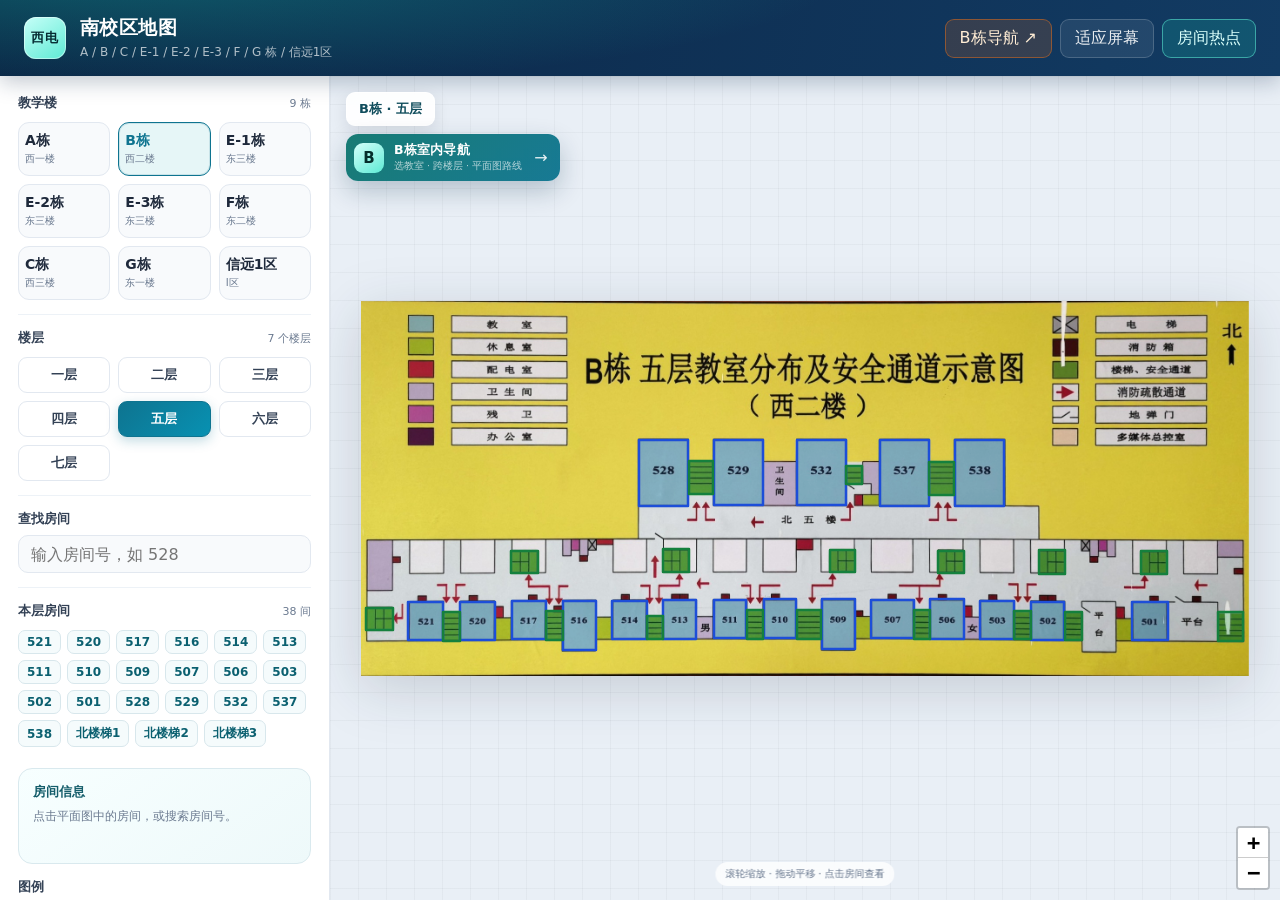
<file: index.html>
<!doctype html>
<html lang="zh-CN">
<head>
  <meta charset="utf-8">
  <meta name="viewport" content="width=device-width, initial-scale=1">
  <title>南校区地图</title>
  <link rel="stylesheet" href="assets/leaflet/leaflet.css">
  <link rel="stylesheet" href="style.css?v=20261101bnav">
</head>
<body>
  <header class="topbar">
    <div class="brand">
      <div class="brand-mark">西电</div>
      <div class="brand-text">
        <h1>南校区地图</h1>
        <p>A / B / C / E-1 / E-2 / E-3 / F / G 栋 / 信远1区</p>
      </div>
    </div>
    <div class="top-actions">
      <a class="ghost-btn nav-link b-nav-toplink" href="b-navigation/index.html?back=../index.html">B栋导航 ↗</a>
      <button id="fitBtn" class="ghost-btn" type="button">适应屏幕</button>
      <button id="hotspotBtn" class="ghost-btn active" type="button">房间热点</button>
    </div>
  </header>

  <main class="layout">
    <aside class="sidebar">
      <section class="sidebar-section">
        <div class="section-head">
          <span>教学楼</span>
          <span id="buildingCount" class="section-note"></span>
        </div>
        <div id="buildingTabs" class="building-tabs"></div>
      </section>

      <section class="sidebar-section">
        <div class="section-head">
          <span>楼层</span>
          <span id="floorCount" class="section-note"></span>
        </div>
        <div id="floorGrid" class="floor-grid"></div>
      </section>

      <section class="sidebar-section search-section">
        <label class="field-label" for="searchInput">查找房间</label>
        <div class="search-box">
          <input id="searchInput" type="search" autocomplete="off" placeholder="输入房间号，如 528">
        </div>
        <div id="searchResults" class="search-results" hidden></div>
      </section>

      <section class="sidebar-section room-section">
        <div class="section-head">
          <span>本层房间</span>
          <span id="roomCount" class="section-note"></span>
        </div>
        <div id="roomList" class="room-list"></div>
      </section>

      <section id="infoCard" class="info-card">
        <h3>房间信息</h3>
        <p class="muted">点击平面图中的房间，或搜索房间号。</p>
      </section>

      <section class="sidebar-section legend-section">
        <div class="section-head">
          <span>图例</span>
        </div>
        <div id="legend" class="legend"></div>
      </section>

      <p class="sidebar-footnote">
        A/B/C/E-1/E-2/E-3/F/G 栋及信远 1 区（I）均已标注房间热点；A/B/F 栋另含楼梯 / 安全通道热点。
      </p>
    </aside>

    <section class="viewer-wrap">
      <div id="viewer"></div>
      <div id="viewerBadge" class="viewer-badge">加载中…</div>
      <a id="bNavBanner" class="b-nav-banner" href="b-navigation/index.html?back=../index.html" hidden>
        <span class="b-nav-banner-icon">B</span>
        <span class="b-nav-banner-text">
          <strong>B栋室内导航</strong>
          <small>选教室 · 跨楼层 · 平面图路线</small>
        </span>
        <span class="b-nav-banner-arrow">→</span>
      </a>
      <div class="viewer-hint">滚轮缩放 · 拖动平移 · 点击房间查看</div>
      <div id="loading" class="loading">正在加载平面图…</div>
    </section>
  </main>

  <script src="assets/leaflet/leaflet.js"></script>
  <script src="assets/floorplan-20261109.js?v=20261109fstairs"></script>
  <script src="script.js?v=20261101bnav"></script>
</body>
</html>
</file>
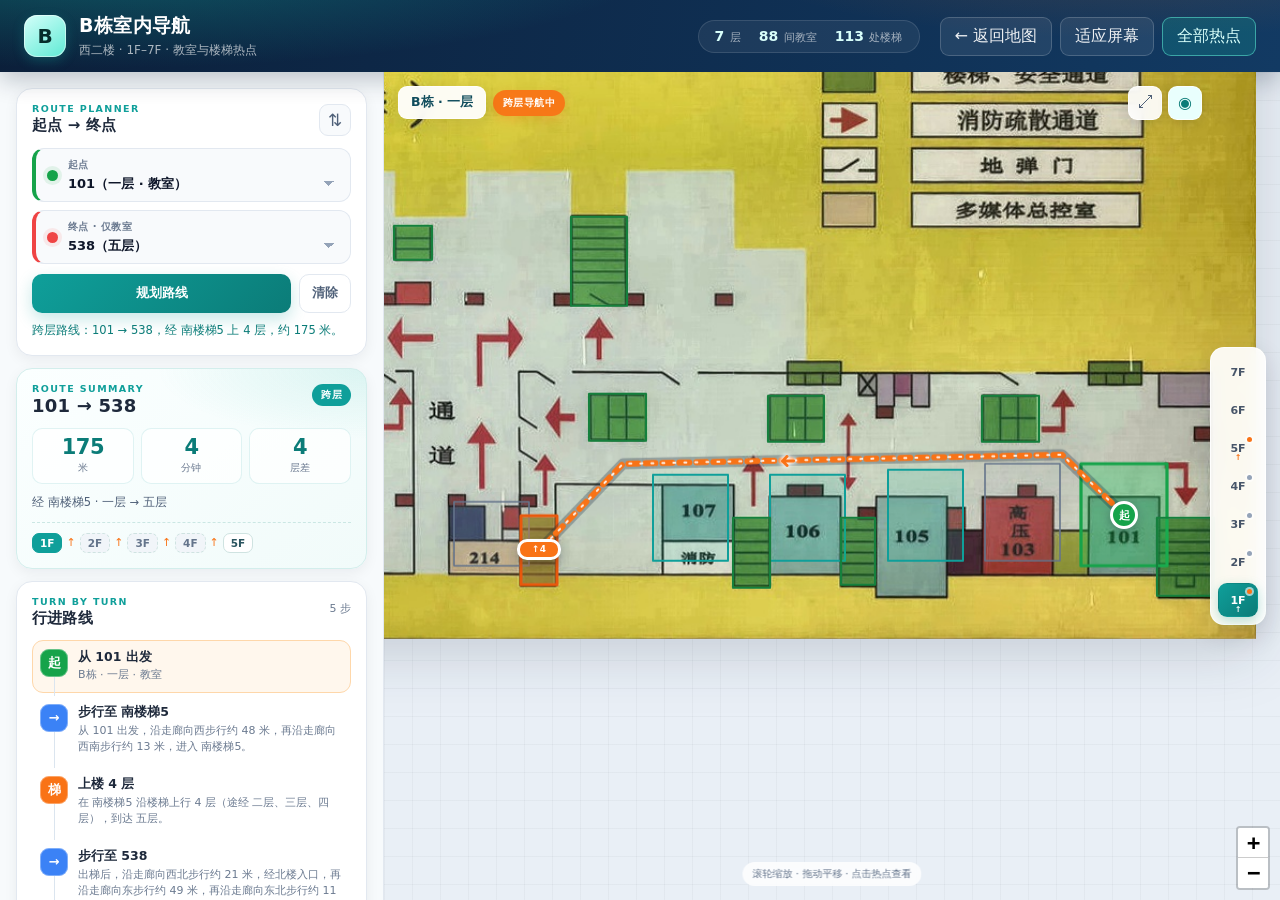
<file: b-navigation/index.html>
<!doctype html>
<html lang="zh-CN">
<head>
  <meta charset="utf-8">
  <meta name="viewport" content="width=device-width, initial-scale=1">
  <title>B栋室内导航 · 西二楼</title>
  <link rel="stylesheet" href="assets/leaflet/leaflet.css">
  <link rel="stylesheet" href="style.css?v=20261101redgates2">
</head>
<body>
  <header class="topbar">
    <div class="brand">
      <div class="brand-mark">B</div>
      <div class="brand-text">
        <h1>B栋室内导航</h1>
        <p>西二楼 · 1F–7F · 教室与楼梯热点</p>
      </div>
    </div>
    <div class="top-stats">
      <span><b id="statFloors">7</b> 层</span>
      <span><b id="statClassrooms">88</b> 间教室</span>
      <span><b id="statStairs">113</b> 处楼梯</span>
    </div>
    <div class="top-actions">
      <a id="backToMap" class="ghost-btn nav-link" href="../index.html" hidden>← 返回地图</a>
      <button id="fitBtn" class="ghost-btn" type="button">适应屏幕</button>
      <button id="allHotspotsBtn" class="ghost-btn active" type="button" aria-pressed="true">全部热点</button>
    </div>
  </header>

  <main class="layout">
    <aside class="sidebar">
      <section class="panel route-panel">
        <div class="panel-head">
          <div>
            <span class="eyebrow">Route planner</span>
            <h2>起点 → 终点</h2>
          </div>
          <button id="swapBtn" class="icon-btn" type="button" title="交换起点和终点" aria-label="交换起点和终点">⇅</button>
        </div>

        <div class="endpoint start">
          <span class="endpoint-dot"></span>
          <div class="endpoint-body">
            <label for="startSelect">起点</label>
            <select id="startSelect"></select>
          </div>
        </div>

        <div class="endpoint end">
          <span class="endpoint-dot"></span>
          <div class="endpoint-body">
            <label for="endSelect">终点 · 仅教室</label>
            <select id="endSelect"></select>
          </div>
        </div>

        <div class="route-actions">
          <button id="planBtn" class="primary-btn" type="button">规划路线</button>
          <button id="clearBtn" class="secondary-btn" type="button">清除</button>
        </div>
        <p id="routeMessage" class="route-message">选择起点和终点后，点击「规划路线」。</p>
      </section>

      <section id="summaryPanel" class="panel summary-panel" hidden>
        <div class="panel-head summary-head">
          <div>
            <span class="eyebrow">Route summary</span>
            <h2 id="summaryTitle">101 → 538</h2>
          </div>
          <span id="summaryBadge" class="badge">跨层</span>
        </div>
        <div class="stats">
          <div><strong id="statDistance">76</strong><span>米</span></div>
          <div><strong id="statTime">2</strong><span>分钟</span></div>
          <div><strong id="statFloorsUsed">4</strong><span id="statFloorsLabel">层差</span></div>
        </div>
        <div id="summaryMeta" class="summary-meta">经 南楼梯7 · 1层 → 5层</div>
        <div id="floorPath" class="floor-path"></div>
      </section>

      <section id="stepsPanel" class="panel steps-panel" hidden>
        <div class="panel-head">
          <div>
            <span class="eyebrow">Turn by turn</span>
            <h2>行进路线</h2>
          </div>
          <span id="stepCount" class="section-note"></span>
        </div>
        <div id="stepsList" class="steps-list"></div>
      </section>

      <section class="panel search-panel">
        <div class="panel-head">
          <div>
            <span class="eyebrow">Classroom finder</span>
            <h2>查找教室</h2>
          </div>
          <span class="section-note">设为终点</span>
        </div>
        <div class="search-box">
          <svg viewBox="0 0 24 24" aria-hidden="true"><circle cx="11" cy="11" r="7"></circle><path d="m20 20-3.8-3.8"></path></svg>
          <input id="searchInput" type="search" placeholder="输入教室号，如 538" autocomplete="off">
        </div>
        <div id="searchResults" class="search-results" hidden></div>
      </section>

      <section class="panel rooms-panel">
        <div class="panel-head">
          <div>
            <span class="eyebrow">This floor</span>
            <h2>本层教室</h2>
          </div>
          <span id="roomCount" class="section-note"></span>
        </div>
        <div id="roomChips" class="room-chips"></div>
      </section>

      <section class="panel legend-panel">
        <div class="panel-head">
          <div>
            <span class="eyebrow">Legend</span>
            <h2>图例</h2>
          </div>
        </div>
        <div id="legend" class="legend"></div>
        <p class="footnote">
          终点只使用教室热点；跨层路线通过同名楼梯热点连接。楼层图为导览牌示意图，距离与时间为估算值。
        </p>
      </section>
    </aside>

    <section class="viewer-wrap">
      <div id="viewer"></div>

      <div class="viewer-top">
        <div id="floorBadge" class="floor-badge">B栋 · 五层</div>
        <div id="routeBadge" class="route-badge" hidden>导航中</div>
      </div>

      <div class="viewer-tools">
        <button id="fitBtnMap" class="map-tool" type="button" title="适应屏幕" aria-label="适应屏幕">⤢</button>
        <button id="hotspotBtn" class="map-tool active" type="button" title="显示或隐藏热点" aria-label="显示或隐藏热点">◉</button>
      </div>

      <div id="floorRail" class="floor-rail" aria-label="楼层选择"></div>

      <div id="roomCard" class="room-card" hidden>
        <button id="roomCardClose" class="room-card-close" type="button" aria-label="关闭">×</button>
        <div id="roomCardKicker" class="room-card-kicker">B栋 · 五层</div>
        <div id="roomCardTitle" class="room-card-title">538</div>
        <div id="roomCardSub" class="room-card-sub">教室</div>
        <div class="room-card-actions">
          <button id="setStartBtn" class="mini-btn" type="button">设为起点</button>
          <button id="setEndBtn" class="mini-btn danger" type="button">设为终点</button>
        </div>
        <p id="roomCardNote" class="room-card-note" hidden></p>
      </div>

      <div class="viewer-hint">滚轮缩放 · 拖动平移 · 点击热点查看</div>
      <div id="loading" class="loading">正在加载 B 栋平面图…</div>
    </section>
  </main>

  <script src="assets/leaflet/leaflet.js"></script>
  <script src="data/b-floorplan.js?v=20261101redgates2"></script>
  <script src="app.js?v=20261101redgates2"></script>
</body>
</html>
</file>
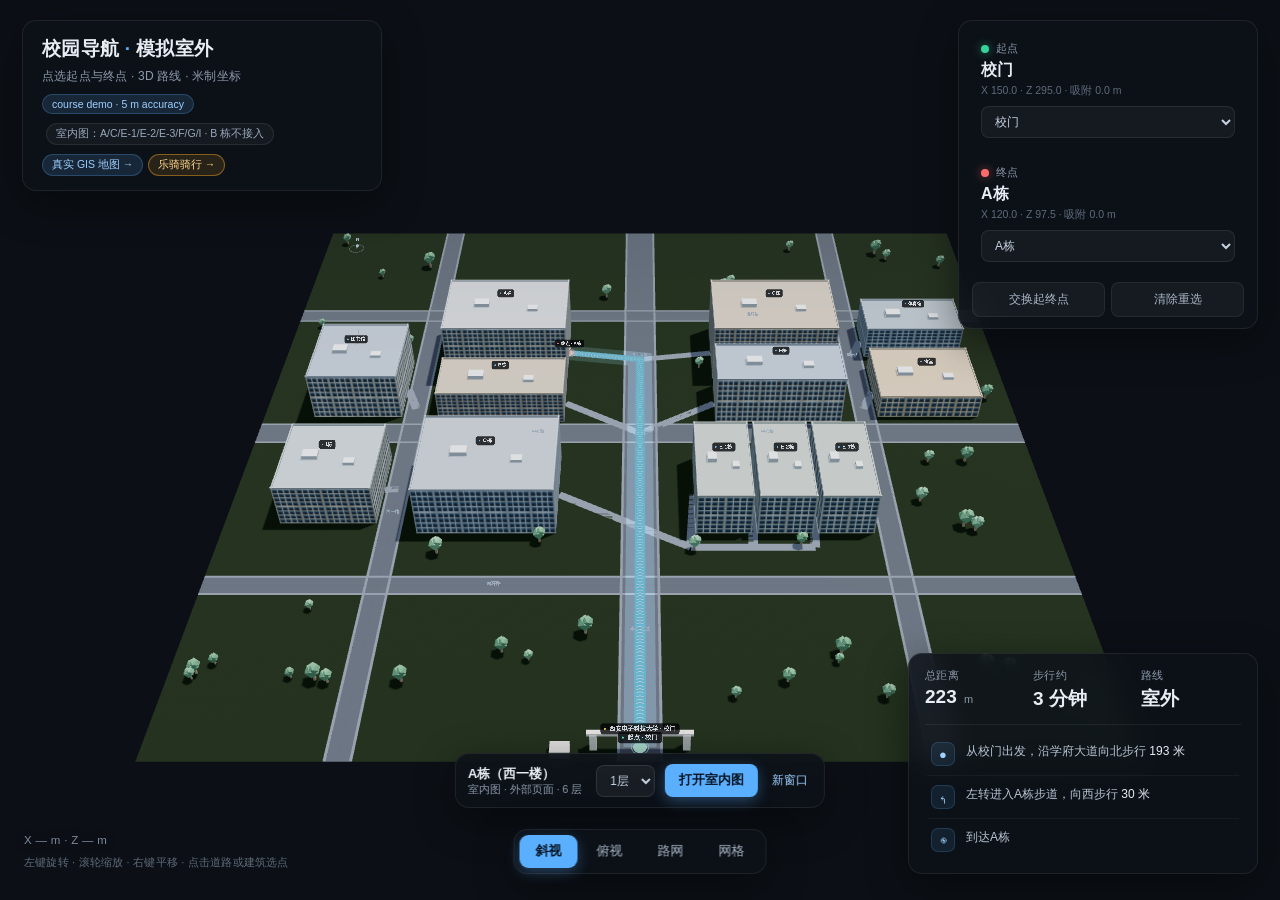
<file: campus-nav/index.html>
<!DOCTYPE html>
<html lang="zh-CN">
<head>
<meta charset="utf-8" />
<meta name="viewport" content="width=device-width, initial-scale=1" />
<title>校园导航 · 模拟室外</title>
<link rel="stylesheet" href="styles/outdoor.css?v=3" />
</head>
<body>
<div id="app"></div>

<div id="ui">
  <header class="panel" id="brand">
    <h1>校园导航 <span>·</span> 模拟室外</h1>
    <p>点选起点与终点 · 3D 路线 · 米制坐标</p>
    <div class="tag">course demo · 5 m accuracy</div>
    <div class="tag subtle">室内图：A/C/E-1/E-2/E-3/F/G/I · B 栋不接入</div>
    <a class="tag" href="real-map.html" style="text-decoration:none">真实 GIS 地图 →</a>
    <a class="tag" href="cycling.html" style="text-decoration:none;color:#ffd58a;border-color:rgba(245,166,35,.45);background:rgba(245,166,35,.12)">乐骑骑行 →</a>
  </header>

  <section class="panel" id="endpointPanel">
    <div class="ep-card" id="startCard">
      <div class="ep-head">
        <span class="dot start"></span>
        <span class="role">起点</span>
      </div>
      <div class="ep-name" id="startName">点击地图选择</div>
      <div class="ep-sub" id="startSub">—</div>
      <select id="startSelect" aria-label="选择起点"></select>
    </div>

    <div class="ep-card" id="endCard">
      <div class="ep-head">
        <span class="dot end"></span>
        <span class="role">终点</span>
      </div>
      <div class="ep-name" id="endName">点击地图选择</div>
      <div class="ep-sub" id="endSub">—</div>
      <select id="endSelect" aria-label="选择终点"></select>
    </div>

    <div class="ep-actions">
      <button id="btnSwap" type="button">交换起终点</button>
      <button id="btnReset" type="button">清除重选</button>
    </div>
  </section>

  <section class="panel" id="routeCard">
    <div class="rc-top">
      <div class="rc-stat">
        <div class="k">总距离</div>
        <div class="v" id="routeDist">—</div>
      </div>
      <div class="rc-stat">
        <div class="k">步行约</div>
        <div class="v" id="routeTime">—</div>
      </div>
      <div class="rc-stat">
        <div class="k">路线</div>
        <div class="v" id="routeKind">室外</div>
      </div>
    </div>
    <div id="steps" class="steps"></div>
  </section>

  <div class="panel" id="indoorBar">
    <div class="ib-text">
      <b id="indoorTitle">A栋</b>
      <span id="indoorSub">室内图 · 外部页面</span>
    </div>
    <select id="indoorFloor" aria-label="选择楼层"></select>
    <button id="btnIndoor" type="button">打开室内图</button>
    <a id="indoorNew" href="#" target="_blank" rel="noopener">新窗口</a>
  </div>

  <nav class="panel" id="viewBar">
    <button data-view="iso" class="active" type="button">斜视</button>
    <button data-view="top" type="button">俯视</button>
    <button id="btnNet" type="button">路网</button>
    <button id="btnGrid" type="button">网格</button>
  </nav>

  <div id="coord">X — m · Z — m</div>
  <div id="hint">左键旋转 · 滚轮缩放 · 右键平移 · 点击道路或建筑选点</div>
  <div id="toast"></div>
</div>

<div id="indoorModal" aria-hidden="true">
  <div class="im-card">
    <div class="im-head">
      <div class="im-title">
        <b id="imTitle">A栋 · 室内图</b>
        <span id="imSub">campus-map-site · 需要联网</span>
      </div>
      <div class="im-actions">
        <select id="imFloor" aria-label="切换楼层"></select>
        <a id="imNew" href="#" target="_blank" rel="noopener">新窗口打开</a>
        <button id="imClose" type="button">关闭</button>
      </div>
    </div>
    <iframe id="imFrame" title="室内导航图" referrerpolicy="no-referrer"></iframe>
    <div class="im-note">室内图来自外部站点，深链格式 #楼栋/楼层；楼层内可用页面搜索框查找房间。</div>
  </div>
</div>

<div id="loading">
  <div class="loading-inner">
    <div class="spinner"></div>
    <div>正在构建校园场景…</div>
  </div>
</div>

<script src="vendor/three.min.js?v=3"></script>
<script src="vendor/OrbitControls.js?v=3"></script>
<script src="data/campus.js?v=3"></script>
<script src="assets/indoor-providers.js?v=4"></script>
<script src="app/scene.js?v=3"></script>
<script src="app/nav.js?v=3"></script>
<script src="app/indoor-bridge.js?v=3"></script>
<script src="app/main.js?v=3"></script>
<script>
(function () {
  window.addEventListener("error", function (e) {
    var el = document.getElementById("bootError");
    if (!el) {
      el = document.createElement("div");
      el.id = "bootError";
      el.style.cssText = "position:fixed;left:50%;top:18px;transform:translateX(-50%);z-index:999;max-width:80vw;padding:12px 16px;border-radius:10px;background:rgba(60,10,20,.95);border:1px solid #ff6b6b;color:#fff;font:12px/1.6 sans-serif;white-space:pre-wrap;";
      document.body.appendChild(el);
    }
    el.textContent = "页面脚本错误：" + (e.message || e.error || "未知错误") + "\n请按 F12 打开 Console 查看详情。";
  });
  setTimeout(function () {
    if (!window.__NAV_READY__ && !window.__NAV_FAILED__) {
      var l = document.getElementById("loading");
      if (l) {
        l.style.display = "flex";
        l.classList.remove("hide");
        l.innerHTML = '<div class="loading-inner"><div>页面初始化超时</div><div style="font-size:11px;color:#8d9aab">请用 Chrome/Edge 双击打开；若在编辑器预览中打开，请改用浏览器</div></div>';
      }
    }
  }, 8000);
})();
</script>
</body>
</html>
</file>
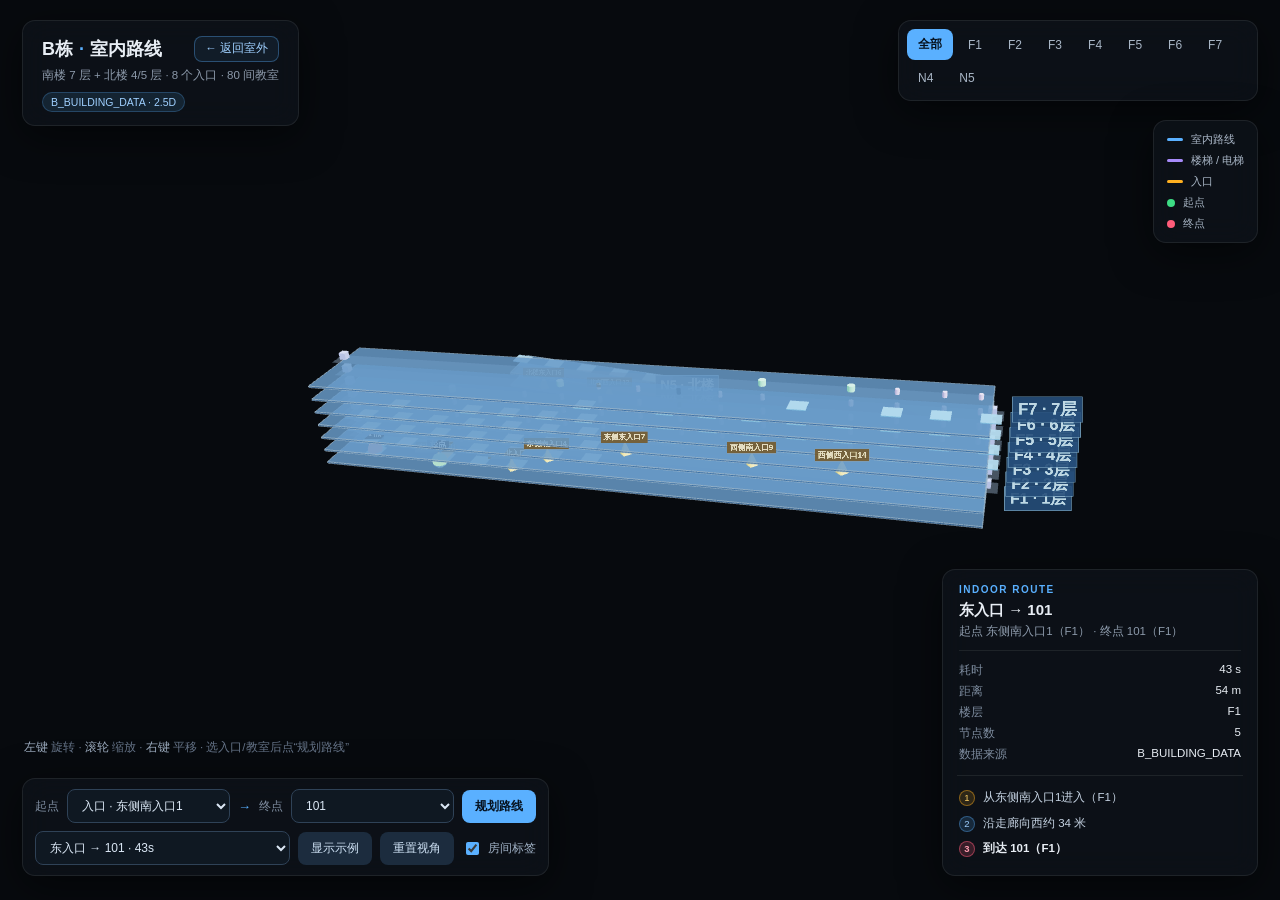
<file: campus-nav/b-package/3d.html>
<!DOCTYPE html>
<html lang="zh-CN">
<head>
<meta charset="utf-8" />
<meta name="viewport" content="width=device-width, initial-scale=1" />
<title>B栋 · 室内路线（2.5D）</title>
<style>
  * { box-sizing: border-box; }
  html, body { margin: 0; height: 100%; overflow: hidden; background: #070a0e; }
  body { font-family: -apple-system, BlinkMacSystemFont, "Segoe UI", "Microsoft YaHei", "PingFang SC", sans-serif; color: #e8edf4; -webkit-font-smoothing: antialiased; }
  #app { position: fixed; inset: 0; }
  canvas { display: block; }
  #ui { position: fixed; inset: 0; pointer-events: none; z-index: 10; }
  .panel { pointer-events: auto; background: rgba(13,18,25,.86); border: 1px solid rgba(255,255,255,.08); border-radius: 13px; backdrop-filter: blur(14px); box-shadow: 0 10px 40px rgba(0,0,0,.5); }
  header { position: absolute; top: 20px; left: 22px; padding: 15px 19px 13px; }
  header h1 { margin: 0; font-size: 18px; font-weight: 650; letter-spacing: .3px; }
  header h1 span { color: #5ab0ff; }
  header p { margin: 6px 0 0; font-size: 11.5px; color: #8d9aab; }
  header .tag { display: inline-block; margin-top: 9px; padding: 3px 8px; font-size: 10.5px; color: #9fd0ff; background: rgba(90,176,255,.12); border: 1px solid rgba(90,176,255,.25); border-radius: 999px; }
  header .head-top { display: flex; align-items: center; justify-content: space-between; gap: 18px; }
  header .back-link { flex: none; display: inline-flex; align-items: center; gap: 4px; padding: 6px 10px; font-size: 11.5px; line-height: 1; color: #9fd0ff; text-decoration: none; background: rgba(90,176,255,.08); border: 1px solid rgba(90,176,255,.35); border-radius: 8px; transition: background .15s ease, border-color .15s ease, color .15s ease; }
  header .back-link:hover { color: #d6ecff; background: rgba(90,176,255,.18); border-color: rgba(90,176,255,.65); }

  #floorBtns { position: absolute; top: 20px; right: 22px; padding: 8px; display: flex; flex-wrap: wrap; gap: 4px; max-width: 360px; }
  #floorBtns button { appearance: none; border: 0; background: transparent; color: #a9b6c6; font: inherit; font-size: 12px; padding: 7px 11px; border-radius: 8px; cursor: pointer; }
  #floorBtns button:hover { background: rgba(255,255,255,.06); color: #e8edf4; }
  #floorBtns button.active { background: #5ab0ff; color: #06121f; font-weight: 650; }

  #routeBar { position: absolute; left: 22px; bottom: 24px; padding: 10px 12px; display: flex; flex-direction: column; align-items: stretch; gap: 8px; max-width: 640px; }
  #routeBar .rb-row { display: flex; align-items: center; gap: 8px; flex-wrap: wrap; }
  #routeBar .rb-label { font-size: 11.5px; color: #7f8da0; flex: none; }
  #routeBar .arrow { font-size: 13px; color: #5ab0ff; flex: none; }
  #routeBar select { background: #0f1822; color: #dbe7f5; border: 1px solid #2f4257; border-radius: 8px; padding: 8px 10px; font: inherit; font-size: 12px; min-width: 118px; max-width: 260px; flex: 1 1 150px; }
  #routeBar #routeSelect { flex: 1 1 200px; max-width: 300px; }
  #routeBar button { appearance: none; border: 0; background: #1c2c3e; color: #cfe2f5; font: inherit; font-size: 12px; padding: 8px 13px; border-radius: 8px; cursor: pointer; flex: none; }
  #routeBar button.primary { background: #5ab0ff; color: #06121f; font-weight: 650; }
  #routeBar button:hover { filter: brightness(1.12); }
  #routeBar label { display: flex; align-items: center; gap: 6px; font-size: 12px; color: #9fb0c4; cursor: pointer; flex: none; }
  #routeBar input { accent-color: #5ab0ff; }

  #routeCard { position: absolute; right: 22px; bottom: 24px; width: 316px; max-height: min(64vh, 540px); padding: 14px 16px; display: none; flex-direction: column; }
  #routeCard.show { display: flex; }
  #routeCard .eyebrow { font-size: 10px; letter-spacing: 1.5px; color: #5ab0ff; font-weight: 700; }
  #routeCard h2 { margin: 6px 0 3px; font-size: 15px; font-weight: 600; }
  #routeCard .sub { font-size: 11.5px; color: #8d9aab; line-height: 1.5; }
  #routeCard .rows { margin-top: 10px; border-top: 1px solid rgba(255,255,255,.08); padding-top: 9px; }
  #routeCard .row { display: flex; justify-content: space-between; font-size: 11.5px; padding: 3px 0; gap: 12px; }
  #routeCard .row .k { color: #7f8da0; flex: none; }
  #routeCard .row .v { font-variant-numeric: tabular-nums; text-align: right; }
  #routeCard .steps { margin: 10px -2px 0; padding: 9px 2px 0; border-top: 1px solid rgba(255,255,255,.08); list-style: none; overflow-y: auto; max-height: 246px; }
  #routeCard .steps li { display: flex; gap: 8px; padding: 4px 0; font-size: 11.5px; line-height: 1.5; color: #c6d3e3; }
  #routeCard .steps .idx { flex: none; width: 16px; height: 16px; margin-top: 1px; border-radius: 50%; font-size: 9.5px; line-height: 14px; text-align: center; font-variant-numeric: tabular-nums; color: #9fd0ff; background: rgba(90,176,255,.16); border: 1px solid rgba(90,176,255,.38); }
  #routeCard .steps li[data-type="elevator"] .idx, #routeCard .steps li[data-type="stairs"] .idx, #routeCard .steps li[data-type="ramp"] .idx, #routeCard .steps li[data-type="passage"] .idx { color: #c4b5fd; background: rgba(167,139,250,.16); border-color: rgba(167,139,250,.45); }
  #routeCard .steps li[data-type="entrance"] .idx { color: #ffd166; background: rgba(255,176,32,.14); border-color: rgba(255,176,32,.45); }
  #routeCard .steps li[data-type="arrive"] { color: #e8edf4; font-weight: 600; }
  #routeCard .steps li[data-type="arrive"] .idx { color: #ff9db0; background: rgba(255,92,122,.18); border-color: rgba(255,92,122,.5); }
  #routeCard .steps::-webkit-scrollbar { width: 6px; }
  #routeCard .steps::-webkit-scrollbar-thumb { background: rgba(90,176,255,.28); border-radius: 3px; }

  #legend { position: absolute; right: 22px; top: 120px; padding: 11px 13px; display: flex; flex-direction: column; gap: 6px; }
  #legend .li { display: flex; align-items: center; gap: 8px; font-size: 11px; color: #a9b6c6; }
  #legend .sw { width: 16px; height: 3px; border-radius: 2px; }
  #legend .dot { width: 8px; height: 8px; border-radius: 50%; }

  #hint { position: absolute; left: 24px; bottom: 142px; font-size: 11.5px; color: #647286; line-height: 1.7; }
  #hint b { color: #9aa9bc; font-weight: 500; }

  #error { position: absolute; left: 50%; top: 100px; transform: translateX(-50%); z-index: 20; background: #3a1010; border: 1px solid #c04040; color: #f08080; padding: 9px 16px; border-radius: 7px; font-size: 12.5px; display: none; max-width: 520px; text-align: center; }

  @media (max-width: 900px) { #legend { display: none; } #routeCard { display: none !important; } header p { display: none; } #hint { display: none; } #routeBar { max-width: calc(100vw - 44px); } }
  @media (max-height: 640px) { #routeCard .steps { max-height: 150px; } }
</style>
</head>
<body>
<div id="app"></div>

<div id="ui">
  <header class="panel">
    <div class="head-top">
      <h1>B栋 <span>·</span> 室内路线</h1>
      <a class="back-link" href="../real-map.html" title="返回室外地图">← 返回室外</a>
    </div>
    <p>南楼 7 层 + 北楼 4/5 层 · 8 个入口 · 80 间教室</p>
    <div class="tag">B_BUILDING_DATA · 2.5D</div>
  </header>

  <div id="floorBtns" class="panel"></div>

  <div id="routeBar" class="panel">
    <div class="rb-row">
      <span class="rb-label">起点</span>
      <select id="startSelect" aria-label="起点（入口或教室）"></select>
      <span class="arrow">→</span>
      <span class="rb-label">终点</span>
      <select id="endSelect" aria-label="终点（入口或教室）"></select>
      <button id="btnPlan" class="primary" type="button">规划路线</button>
    </div>
    <div class="rb-row">
      <select id="routeSelect" aria-label="示例路线"></select>
      <button id="btnShow" type="button">显示示例</button>
      <button id="btnReset" type="button">重置视角</button>
      <label><input type="checkbox" id="tgLabels" checked /> 房间标签</label>
    </div>
  </div>

  <div id="routeCard" class="panel">
    <div class="eyebrow">INDOOR ROUTE</div>
    <h2 id="rcName">—</h2>
    <div class="sub" id="rcSub">—</div>
    <div class="rows">
      <div class="row"><span class="k">耗时</span><span class="v" id="rcTime">—</span></div>
      <div class="row"><span class="k">距离</span><span class="v" id="rcDistance">—</span></div>
      <div class="row"><span class="k">楼层</span><span class="v" id="rcFloors">—</span></div>
      <div class="row"><span class="k">节点数</span><span class="v" id="rcNodes">—</span></div>
      <div class="row"><span class="k">数据来源</span><span class="v">B_BUILDING_DATA</span></div>
    </div>
    <ol class="steps" id="rcSteps"></ol>
  </div>

  <div id="legend" class="panel">
    <div class="li"><span class="sw" style="background:#5ab0ff"></span>室内路线</div>
    <div class="li"><span class="sw" style="background:#a78bfa"></span>楼梯 / 电梯</div>
    <div class="li"><span class="sw" style="background:#ffb020"></span>入口</div>
    <div class="li"><span class="dot" style="background:#3ddc84"></span>起点</div>
    <div class="li"><span class="dot" style="background:#ff5c7a"></span>终点</div>
  </div>

  <div id="hint"><b>左键</b> 旋转 · <b>滚轮</b> 缩放 · <b>右键</b> 平移 · 选入口/教室后点“规划路线”</div>
  <div id="error"></div>
</div>

<script src="vendor/three.min.js"></script>
<script src="vendor/OrbitControls.js"></script>
<script src="assets/b-building-data.js"></script>
<script src="assets/b-indoor-nav.js"></script>
<script>
(function () {
  "use strict";

  var D = window.B_BUILDING_DATA;
  var errEl = document.getElementById("error");
  if (!D) { errEl.textContent = "B_BUILDING_DATA 未加载：请确认 assets/b-building-data.js 与 3d.html 同级；如果只拿到一个 3d.html，请改用 3d-standalone.html"; errEl.style.display = "block"; return; }
  var Nav = window.BIndoorNav;
  if (!Nav) { errEl.textContent = "BIndoorNav 未加载：请确认 assets/b-indoor-nav.js 与 3d.html 同级"; errEl.style.display = "block"; return; }
  var graph = Nav.buildGraph(D);

  var SOUTH = { x0: 0, x1: 270, z0: -20, z1: 20 };
  var NORTH = { x0: 60, x1: 130.4, z0: -59.5, z1: -40.5 };
  var floorById = {}, roomById = {}, nodeById = {};
  D.floors.forEach(function (f) { floorById[f.id] = f; });
  D.rooms.forEach(function (r) { roomById[r.id] = r; });
  D.nodes.forEach(function (n) { nodeById[n.id] = n; });

  var container = document.getElementById("app");
  var scene = new THREE.Scene();
  scene.background = new THREE.Color(0x070a0e);
  scene.fog = new THREE.Fog(0x070a0e, 900, 2200);

  var camera = new THREE.PerspectiveCamera(45, window.innerWidth / window.innerHeight, 1, 4000);
  var CAM0 = new THREE.Vector3(255, 240, 360);
  var TARGET0 = new THREE.Vector3(135, 22, 0);
  camera.position.copy(CAM0);

  var renderer = new THREE.WebGLRenderer({ antialias: true });
  renderer.setSize(window.innerWidth, window.innerHeight);
  renderer.setPixelRatio(Math.min(window.devicePixelRatio || 1, 2));
  if ("outputEncoding" in renderer) renderer.outputEncoding = THREE.sRGBEncoding;
  renderer.toneMapping = THREE.ACESFilmicToneMapping;
  renderer.toneMappingExposure = 1.05;
  container.appendChild(renderer.domElement);

  var controls = new THREE.OrbitControls(camera, renderer.domElement);
  controls.target.copy(TARGET0);
  controls.enableDamping = true;
  controls.dampingFactor = 0.08;
  controls.minDistance = 40;
  controls.maxDistance = 1800;
  controls.maxPolarAngle = Math.PI * 0.49;
  controls.update();

  scene.add(new THREE.HemisphereLight(0x9ecbff, 0x0a0e13, 1.0));
  var sun = new THREE.DirectionalLight(0xffffff, 1.2);
  sun.position.set(300, 500, 200);
  scene.add(sun);
  scene.add(new THREE.AmbientLight(0xffffff, 0.25));

  function makeLabel(text, color, bg, height) {
    var fs = 48;
    var cv = document.createElement("canvas");
    var ctx = cv.getContext("2d");
    ctx.font = "600 " + fs + "px 'Microsoft YaHei','PingFang SC',sans-serif";
    var tw = ctx.measureText(text).width;
    cv.width = Math.ceil(tw + 36);
    cv.height = fs + 28;
    ctx = cv.getContext("2d");
    ctx.font = "600 " + fs + "px 'Microsoft YaHei','PingFang SC',sans-serif";
    ctx.fillStyle = bg || "rgba(8,12,17,.82)";
    ctx.fillRect(0, 0, cv.width, cv.height);
    ctx.strokeStyle = "rgba(90,176,255,.25)";
    ctx.lineWidth = 2;
    ctx.strokeRect(1, 1, cv.width - 2, cv.height - 2);
    ctx.fillStyle = color || "#dbe7f5";
    ctx.textAlign = "center";
    ctx.textBaseline = "middle";
    ctx.fillText(text, cv.width / 2, cv.height / 2 + 2);
    var tex = new THREE.CanvasTexture(cv);
    tex.minFilter = THREE.LinearFilter;
    var mat = new THREE.SpriteMaterial({ map: tex, transparent: true, depthTest: false, depthWrite: false });
    var sp = new THREE.Sprite(mat);
    var h = height || 6;
    sp.scale.set(h * cv.width / cv.height, h, 1);
    return sp;
  }

  var floorGroups = {};
  var allLabels = [];
  var labelsOn = true;

  function slab(parent, w, d, x, y, z, color, opacity) {
    var geo = new THREE.BoxGeometry(w, 0.6, d);
    var mat = new THREE.MeshStandardMaterial({ color: color, roughness: .85, metalness: .05, transparent: true, opacity: opacity });
    var mesh = new THREE.Mesh(geo, mat);
    mesh.position.set(x, y, z);
    parent.add(mesh);
    var edges = new THREE.LineSegments(new THREE.EdgesGeometry(geo), new THREE.LineBasicMaterial({ color: 0x3f6285, transparent: true, opacity: .8 }));
    edges.position.copy(mesh.position);
    parent.add(edges);
    mesh.userData.edges = edges;
    return mesh;
  }

  D.floors.forEach(function (fl) {
    var g = new THREE.Group();
    g.userData.floorId = fl.id;
    // 整层倾斜：楼板、教室、走廊、楼梯、电梯、入口一起绕 Z 轴旋转
    if (fl.slabTiltDeg) g.rotation.z = THREE.MathUtils.degToRad(fl.slabTiltDeg);
    scene.add(g);
    floorGroups[fl.id] = { group: g, roomSprites: [] };

    var isN = fl.wing === "N";
    var w = isN ? (NORTH.x1 - NORTH.x0) : (SOUTH.x1 - SOUTH.x0);
    var d = isN ? (NORTH.z1 - NORTH.z0) : (SOUTH.z1 - SOUTH.z0);
    var cx = isN ? (NORTH.x0 + NORTH.x1) / 2 : (SOUTH.x0 + SOUTH.x1) / 2;
    var cz = isN ? (NORTH.z0 + NORTH.z1) / 2 : 0;
    var slabMesh = slab(g, w, d, cx, fl.displayY, cz, 0x0d2040, 0.84);
    slabMesh.userData.floorId = fl.id;

    // 走廊（中间；按该层实际走廊节点范围画，不强行画满 270m）
    var corrNodes = D.nodes.filter(function (n) { return n.floor === fl.id && n.type === "corridor"; });
    if (corrNodes.length) {
      var xs = corrNodes.map(function (n) { return n.x; });
      var minX = Math.min.apply(null, xs), maxX = Math.max.apply(null, xs);
      var corrLen = Math.max(4, maxX - minX);
      var corrX = (minX + maxX) / 2;
      var corridor = new THREE.Mesh(
        new THREE.BoxGeometry(corrLen, 0.12, 4),
        new THREE.MeshStandardMaterial({ color: 0x1b3a5a, roughness: .8, metalness: .05, transparent: true, opacity: .95 })
      );
      corridor.position.set(corrX, fl.displayY + 0.14, isN ? -50 : 0);
      g.add(corridor);
    }

    // 北侧服务带（南楼；按该层服务节点范围画，不强行画满 270m）
    if (!isN) {
      var svcNodes = D.nodes.filter(function (n) {
        return n.floor === fl.id && (n.type === "stair" || n.type === "elevator" || n.type === "stair_core" || n.type === "void");
      });
      if (svcNodes.length) {
        var sxs = svcNodes.map(function (n) { return n.x; });
        var sMin = Math.min.apply(null, sxs), sMax = Math.max.apply(null, sxs);
        var bandLen = Math.max(6, sMax - sMin + 8);
        var band = new THREE.Mesh(
          new THREE.BoxGeometry(bandLen, 0.08, 8),
          new THREE.MeshStandardMaterial({ color: 0x141a22, roughness: .95, transparent: true, opacity: .55 })
        );
        band.position.set((sMin + sMax) / 2, fl.displayY + 0.10, -8);
        g.add(band);
      }
    }

    var flLabel = makeLabel(fl.id + " · " + (isN ? "北楼" : fl.level + "层"), "#5ab0ff", "rgba(9,22,44,.9)", 9);
    flLabel.position.set(isN ? 140 : 288, fl.displayY + 2.0, isN ? -50 : 0);
    g.add(flLabel);
    allLabels.push(flLabel);

    fl.rooms.forEach(function (r) {
      var box = new THREE.Mesh(
        new THREE.BoxGeometry(7, 0.35, 7),
        new THREE.MeshStandardMaterial({ color: 0x1f6fd0, roughness: .6, metalness: .1, transparent: true, opacity: .95 })
      );
      box.position.set(r.x, fl.displayY + 0.8, r.z);
      g.add(box);

      var sp = makeLabel(r.id, "#dbe7f5", "rgba(9,22,44,.82)", 5.2);
      sp.position.set(r.x, fl.displayY + 5.0, r.z);
      sp.userData.floorId = fl.id;
      g.add(sp);
      floorGroups[fl.id].roomSprites.push(sp);
      allLabels.push(sp);
    });

    D.stairs.forEach(function (s) {
      if (s.floor !== fl.id) return;
      var m = new THREE.Mesh(
        new THREE.CylinderGeometry(1.5, 1.5, 2.4, 10),
        new THREE.MeshStandardMaterial({ color: 0x3ddc84, roughness: .7 })
      );
      m.position.set(s.x, fl.displayY + 1.6, s.z);
      g.add(m);
    });

    // 原始图的楼梯柱 core（固定 x 的竖向连接）
    (D.cores || []).forEach(function (c) {
      if (c.floor !== fl.id) return;
      var m = new THREE.Mesh(
        new THREE.CylinderGeometry(0.9, 0.9, 2.2, 8),
        new THREE.MeshStandardMaterial({ color: 0xa78bfa, roughness: .7 })
      );
      m.position.set(c.x, fl.displayY + 1.4, c.z);
      g.add(m);
    });

    D.elevators.forEach(function (e) {
      if (e.floor !== fl.id) return;
      var m = new THREE.Mesh(
        new THREE.BoxGeometry(3, 3, 3),
        new THREE.MeshStandardMaterial({ color: 0x5a6ade, roughness: .6 })
      );
      m.position.set(e.x, fl.displayY + 2.0, e.z);
      g.add(m);
    });

    D.entrances.forEach(function (en) {
      if (en.floor !== fl.id) return;
      var cone = new THREE.Mesh(
        new THREE.ConeGeometry(2.4, 5.5, 4),
        new THREE.MeshStandardMaterial({ color: 0xffb020, roughness: .7 })
      );
      cone.position.set(en.x, fl.displayY + 3.4, en.z);
      g.add(cone);
      var sp = makeLabel(en.name, "#ffd166", "rgba(40,26,8,.88)", 4.6);
      sp.position.set(en.x, fl.displayY + 8.0, en.z);
      g.add(sp);
      allLabels.push(sp);
    });
  });

  var routeGroup = new THREE.Group();
  scene.add(routeGroup);

  function clearRoute() {
    while (routeGroup.children.length) {
      var c = routeGroup.children.pop();
      if (c.geometry) c.geometry.dispose();
      if (c.material) {
        if (c.material.map) c.material.map.dispose();
        c.material.dispose();
      }
    }
  }

  function tiltXY(x, y, fl) {
    if (fl && fl.wing === "S" && fl.slabTiltDeg) {
      var r = THREE.MathUtils.degToRad(fl.slabTiltDeg);
      return { x: x * Math.cos(r) - y * Math.sin(r), y: x * Math.sin(r) + y * Math.cos(r) };
    }
    return { x: x, y: y };
  }

  function posOf(n) {
    var fl = floorById[n.floor];
    var y = fl ? fl.displayY + 1.6 : 1.6;
    var p = tiltXY(n.x, y, fl);
    return new THREE.Vector3(p.x, p.y, n.z);
  }

  function addSegment(p1, p2, color) {
    var dir = new THREE.Vector3().subVectors(p2, p1);
    var len = dir.length();
    if (len < 0.2) return;
    var geo = new THREE.CylinderGeometry(2.0, 2.0, len, 10);
    var mesh = new THREE.Mesh(geo, new THREE.MeshBasicMaterial({ color: color, transparent: true, opacity: 1 }));
    mesh.position.copy(p1).add(p2).multiplyScalar(0.5);
    mesh.quaternion.setFromUnitVectors(new THREE.Vector3(0, 1, 0), dir.clone().normalize());
    routeGroup.add(mesh);
  }

  function addMarker(p, color, text) {
    var m = new THREE.Mesh(new THREE.SphereGeometry(3.2, 16, 12), new THREE.MeshBasicMaterial({ color: color }));
    m.position.copy(p);
    routeGroup.add(m);
    var sp = makeLabel(text, "#ffffff", "rgba(8,12,17,.9)", 5.5);
    sp.position.copy(p).add(new THREE.Vector3(0, 8, 0));
    routeGroup.add(sp);
  }

  function showRoute(ids, opts) {
    clearRoute();
    if (!ids || ids.length < 2) { showError("路线节点不足"); return; }
    var pts = [];
    for (var i = 0; i < ids.length; i++) {
      var n = nodeById[ids[i]];
      if (!n) { showError("节点不存在：" + ids[i]); return; }
      pts.push(posOf(n));
    }
    for (var j = 0; j < pts.length - 1; j++) {
      var a = nodeById[ids[j]], b = nodeById[ids[j + 1]];
      var color = 0x35c8ff;
      if (a.floor !== b.floor) color = 0xc4b5fd;
      if (a.type === "entrance" || b.type === "entrance") color = 0xffc247;
      addSegment(pts[j], pts[j + 1], color);
    }
    addMarker(pts[0], 0x3ddc84, "起点");
    addMarker(pts[pts.length - 1], 0xff5c7a, "终点");
    setFloor(null, true);
    updateRouteCard(ids, opts && opts.name);
  }

  function updateRouteCard(ids, name) {
    var card = document.getElementById("routeCard");
    card.classList.add("show");

    var stats = Nav.pathStats(D, ids);
    var steps = Nav.buildSteps(D, ids);
    var startNode = nodeById[ids[0]] || {};
    var endNode = nodeById[ids[ids.length - 1]] || {};

    var title = name;
    if (!title) title = (startNode.name || ids[0]) + " → " + (endNode.name || ids[ids.length - 1]);
    document.getElementById("rcName").textContent = title;
    document.getElementById("rcSub").textContent =
      "起点 " + (startNode.name || ids[0]) + "（" + (startNode.floor || "—") + "） · 终点 " +
      (endNode.name || ids[ids.length - 1]) + "（" + (endNode.floor || "—") + "）";
    document.getElementById("rcTime").textContent = stats.time ? Math.round(stats.time) + " s" : "—";
    document.getElementById("rcDistance").textContent = stats.distance ? Math.round(stats.distance) + " m" : "—";
    var floorSpan = stats.fromFloor && stats.toFloor && stats.fromFloor !== stats.toFloor
      ? stats.fromFloor + " → " + stats.toFloor
      : (stats.fromFloor || "—");
    document.getElementById("rcFloors").textContent = floorSpan;
    document.getElementById("rcNodes").textContent = stats.nodeCount;

    var ol = document.getElementById("rcSteps");
    ol.innerHTML = "";
    steps.forEach(function (s, i) {
      var li = document.createElement("li");
      li.setAttribute("data-type", s.type || "corridor");
      var idx = document.createElement("span");
      idx.className = "idx";
      idx.textContent = String(i + 1);
      var txt = document.createElement("span");
      txt.className = "txt";
      txt.textContent = s.text || String(s);
      li.appendChild(idx);
      li.appendChild(txt);
      ol.appendChild(li);
    });
    card.scrollTop = 0;

    window.__lastRoute = { path: ids.slice(), stats: stats, steps: steps };
  }

  function showError(msg) {
    errEl.textContent = msg;
    errEl.style.display = "block";
    setTimeout(function () { errEl.style.display = "none"; }, 3000);
  }

  var activeFloor = null;
  function setFloor(fid, keepRoute) {
    activeFloor = fid;
    document.querySelectorAll("#floorBtns button").forEach(function (b) {
      b.classList.toggle("active", (b.getAttribute("data-floor") || "") === (fid || ""));
    });
    D.floors.forEach(function (fl) {
      var g = floorGroups[fl.id];
      var dim = !!fid && fid !== fl.id;
      g.group.traverse(function (o) {
        if (!o.material) return;
        var m = o.material;
        if (m.userData.baseOpacity == null) {
          m.userData.baseOpacity = m.opacity == null ? 1 : m.opacity;
          m.userData.baseTransparent = !!m.transparent;
        }
        if (dim) { m.transparent = true; m.opacity = Math.min(0.18, m.userData.baseOpacity); }
        else { m.transparent = m.userData.baseTransparent; m.opacity = m.userData.baseOpacity; }
      });
      g.roomSprites.forEach(function (sp) {
        sp.visible = labelsOn && !!fid && fid === fl.id;
      });
    });
    allLabels.forEach(function (sp) {
      if (sp.userData.floorId == null) { sp.visible = labelsOn; return; }
      sp.visible = labelsOn && !!fid && sp.userData.floorId === fid;
    });
  }

  var fb = document.getElementById("floorBtns");
  function addFloorBtn(label, fid) {
    var b = document.createElement("button");
    b.type = "button";
    b.textContent = label;
    b.setAttribute("data-floor", fid || "");
    b.addEventListener("click", function () { setFloor(fid, false); });
    fb.appendChild(b);
  }
  addFloorBtn("全部", null);
  D.floors.forEach(function (fl) { addFloorBtn(fl.id, fl.id); });

  /* ---------------- 示例路线 ---------------- */
  var sel = document.getElementById("routeSelect");
  D.routes.forEach(function (r, i) {
    var o = document.createElement("option");
    o.value = String(i);
    o.textContent = r.name + " · " + r.time + "s";
    sel.appendChild(o);
  });

  /* ---------------- 起终点下拉：8 个入口 + 80 间教室，按楼层分组 ---------------- */
  var startSel = document.getElementById("startSelect");
  var endSel = document.getElementById("endSelect");

  function fillEndpointSelect(select) {
    D.floors.forEach(function (fl) {
      var og = document.createElement("optgroup");
      og.label = fl.name || fl.id;
      D.entrances.forEach(function (en) {
        if (en.floor !== fl.id) return;
        var o = document.createElement("option");
        o.value = en.id;
        o.textContent = "入口 · " + en.name;
        og.appendChild(o);
      });
      fl.rooms.forEach(function (r) {
        var o = document.createElement("option");
        o.value = r.node;
        o.textContent = r.name;
        og.appendChild(o);
      });
      if (og.children.length) select.appendChild(og);
    });
  }
  fillEndpointSelect(startSel);
  fillEndpointSelect(endSel);

  function hasOption(select, value) {
    for (var i = 0; i < select.options.length; i++) {
      if (select.options[i].value === value) return true;
    }
    return false;
  }

  function setSelect(select, value) {
    var nid = Nav.resolveNode(D, value);
    if (!nid || !hasOption(select, nid)) return false;
    select.value = nid;
    return true;
  }

  function floorOfNode(id) {
    var n = nodeById[id];
    return n && n.floor ? n.floor : "";
  }

  function syncUrl(fromId, toId, floorId) {
    var search = "?from=" + encodeURIComponent(fromId) + "&to=" + encodeURIComponent(toId) +
      (floorId ? "&floor=" + encodeURIComponent(floorId) : "");
    try {
      window.history.replaceState(null, "", window.location.pathname + search + window.location.hash);
    } catch (err) {
      /* file:// 下浏览器可能禁止 replaceState，退化为 hash 分享 */
      window.location.hash = search.slice(1);
    }
  }

  function planRoute(opts) {
    opts = opts || {};
    var from = Nav.resolveNode(D, opts.from || startSel.value);
    var to = Nav.resolveNode(D, opts.to || endSel.value);
    if (!from) { showError("请先选择起点"); return null; }
    if (!to) { showError("请先选择终点"); return null; }
    if (from === to) { showError("起点和终点相同"); return null; }
    var path = Nav.dijkstra(D, from, to);
    if (!path) { showError("两点之间没有可达路线"); return null; }
    showRoute(path, opts.name ? { name: opts.name } : null);
    if (opts.sync !== false) syncUrl(from, to, floorOfNode(to));
    return path;
  }

  document.getElementById("btnPlan").addEventListener("click", function () {
    planRoute();
  });
  document.getElementById("btnShow").addEventListener("click", function () {
    var r = D.routes[Number(sel.value) || 0];
    if (!r) return;
    var path = Nav.dijkstra(D, r.from, r.to);
    if (!path) { showError("示例路线节点缺失"); return; }
    setSelect(startSel, r.from);
    setSelect(endSel, r.to);
    showRoute(path, { name: r.name });
    syncUrl(r.from, r.to, floorOfNode(r.to));
  });
  document.getElementById("btnReset").addEventListener("click", function () {
    camera.position.copy(CAM0);
    controls.target.copy(TARGET0);
    controls.update();
  });
  document.getElementById("tgLabels").addEventListener("change", function (e) {
    labelsOn = e.target.checked;
    setFloor(activeFloor, true);
  });

  /* 兼容旧接入 API：__B_MODEL__.dijkstra(start, goal) / resolveNode(id) */
  function dijkstra(start, goal) { return Nav.dijkstra(D, start, goal); }
  function resolveNode(x) { return Nav.resolveNode(D, x); }

  /* ---------------- 初始状态：?route= 兼容 → ?from=&to=&floor= → 默认第一条示例 ---------------- */
  var params = new URLSearchParams(window.location.search);
  var routeParam = params.get("route");
  var fromParam = resolveNode(params.get("from"));
  var toParam = resolveNode(params.get("to"));
  var floorParam = params.get("floor");
  var fallbackRoute = D.routes[0];

  function showFallbackRoute() {
    setSelect(startSel, fallbackRoute.from);
    setSelect(endSel, fallbackRoute.to);
    showRoute(fallbackRoute.path, { name: fallbackRoute.name });
  }

  if (routeParam) {
    var routeIds = routeParam.split(",").map(function (s) { return s.trim(); }).filter(function (s) {
      return !!s && !!nodeById[s];
    });
    if (routeIds.length >= 2) {
      showRoute(routeIds);
      setSelect(startSel, routeIds[0]);
      setSelect(endSel, routeIds[routeIds.length - 1]);
    } else {
      showError("?route= 参数无效，已显示示例路线");
      showFallbackRoute();
    }
  } else if (fromParam && toParam) {
    var initPath = Nav.dijkstra(D, fromParam, toParam);
    if (initPath) {
      setSelect(startSel, fromParam);
      setSelect(endSel, toParam);
      showRoute(initPath);
    } else {
      showError("URL 中的起终点不可达，已显示示例路线");
      showFallbackRoute();
    }
  } else {
    showFallbackRoute();
  }

  if (floorParam && floorById[floorParam]) {
    setFloor(floorParam, true);
  } else if (floorParam) {
    showError("未知楼层参数：" + floorParam);
  }

  var clock = new THREE.Clock();
  function animate() {
    requestAnimationFrame(animate);
    clock.getDelta();
    controls.update();
    renderer.render(scene, camera);
  }
  animate();

  window.addEventListener("resize", function () {
    camera.aspect = window.innerWidth / window.innerHeight;
    camera.updateProjectionMatrix();
    renderer.setSize(window.innerWidth, window.innerHeight);
  });

  window.__B_MODEL__ = { data: D, graph: graph, nav: Nav, showRoute: showRoute, setFloor: setFloor, dijkstra: dijkstra, resolveNode: resolveNode, planRoute: planRoute };
})();
</script>
</body>
</html>
</file>
<file: assets/leaflet/leaflet.css>
/* required styles */

.leaflet-pane,
.leaflet-tile,
.leaflet-marker-icon,
.leaflet-marker-shadow,
.leaflet-tile-container,
.leaflet-pane > svg,
.leaflet-pane > canvas,
.leaflet-zoom-box,
.leaflet-image-layer,
.leaflet-layer {
	position: absolute;
	left: 0;
	top: 0;
	}
.leaflet-container {
	overflow: hidden;
	}
.leaflet-tile,
.leaflet-marker-icon,
.leaflet-marker-shadow {
	-webkit-user-select: none;
	   -moz-user-select: none;
	        user-select: none;
	  -webkit-user-drag: none;
	}
/* Prevents IE11 from highlighting tiles in blue */
.leaflet-tile::selection {
	background: transparent;
}
/* Safari renders non-retina tile on retina better with this, but Chrome is worse */
.leaflet-safari .leaflet-tile {
	image-rendering: -webkit-optimize-contrast;
	}
/* hack that prevents hw layers "stretching" when loading new tiles */
.leaflet-safari .leaflet-tile-container {
	width: 1600px;
	height: 1600px;
	-webkit-transform-origin: 0 0;
	}
.leaflet-marker-icon,
.leaflet-marker-shadow {
	display: block;
	}
/* .leaflet-container svg: reset svg max-width decleration shipped in Joomla! (joomla.org) 3.x */
/* .leaflet-container img: map is broken in FF if you have max-width: 100% on tiles */
.leaflet-container .leaflet-overlay-pane svg {
	max-width: none !important;
	max-height: none !important;
	}
.leaflet-container .leaflet-marker-pane img,
.leaflet-container .leaflet-shadow-pane img,
.leaflet-container .leaflet-tile-pane img,
.leaflet-container img.leaflet-image-layer,
.leaflet-container .leaflet-tile {
	max-width: none !important;
	max-height: none !important;
	width: auto;
	padding: 0;
	}

.leaflet-container img.leaflet-tile {
	/* See: https://bugs.chromium.org/p/chromium/issues/detail?id=600120 */
	mix-blend-mode: plus-lighter;
}

.leaflet-container.leaflet-touch-zoom {
	-ms-touch-action: pan-x pan-y;
	touch-action: pan-x pan-y;
	}
.leaflet-container.leaflet-touch-drag {
	-ms-touch-action: pinch-zoom;
	/* Fallback for FF which doesn't support pinch-zoom */
	touch-action: none;
	touch-action: pinch-zoom;
}
.leaflet-container.leaflet-touch-drag.leaflet-touch-zoom {
	-ms-touch-action: none;
	touch-action: none;
}
.leaflet-container {
	-webkit-tap-highlight-color: transparent;
}
.leaflet-container a {
	-webkit-tap-highlight-color: rgba(51, 181, 229, 0.4);
}
.leaflet-tile {
	filter: inherit;
	visibility: hidden;
	}
.leaflet-tile-loaded {
	visibility: inherit;
	}
.leaflet-zoom-box {
	width: 0;
	height: 0;
	-moz-box-sizing: border-box;
	     box-sizing: border-box;
	z-index: 800;
	}
/* workaround for https://bugzilla.mozilla.org/show_bug.cgi?id=888319 */
.leaflet-overlay-pane svg {
	-moz-user-select: none;
	}

.leaflet-pane         { z-index: 400; }

.leaflet-tile-pane    { z-index: 200; }
.leaflet-overlay-pane { z-index: 400; }
.leaflet-shadow-pane  { z-index: 500; }
.leaflet-marker-pane  { z-index: 600; }
.leaflet-tooltip-pane   { z-index: 650; }
.leaflet-popup-pane   { z-index: 700; }

.leaflet-map-pane canvas { z-index: 100; }
.leaflet-map-pane svg    { z-index: 200; }

.leaflet-vml-shape {
	width: 1px;
	height: 1px;
	}
.lvml {
	behavior: url(#default#VML);
	display: inline-block;
	position: absolute;
	}


/* control positioning */

.leaflet-control {
	position: relative;
	z-index: 800;
	pointer-events: visiblePainted; /* IE 9-10 doesn't have auto */
	pointer-events: auto;
	}
.leaflet-top,
.leaflet-bottom {
	position: absolute;
	z-index: 1000;
	pointer-events: none;
	}
.leaflet-top {
	top: 0;
	}
.leaflet-right {
	right: 0;
	}
.leaflet-bottom {
	bottom: 0;
	}
.leaflet-left {
	left: 0;
	}
.leaflet-control {
	float: left;
	clear: both;
	}
.leaflet-right .leaflet-control {
	float: right;
	}
.leaflet-top .leaflet-control {
	margin-top: 10px;
	}
.leaflet-bottom .leaflet-control {
	margin-bottom: 10px;
	}
.leaflet-left .leaflet-control {
	margin-left: 10px;
	}
.leaflet-right .leaflet-control {
	margin-right: 10px;
	}


/* zoom and fade animations */

.leaflet-fade-anim .leaflet-popup {
	opacity: 0;
	-webkit-transition: opacity 0.2s linear;
	   -moz-transition: opacity 0.2s linear;
	        transition: opacity 0.2s linear;
	}
.leaflet-fade-anim .leaflet-map-pane .leaflet-popup {
	opacity: 1;
	}
.leaflet-zoom-animated {
	-webkit-transform-origin: 0 0;
	    -ms-transform-origin: 0 0;
	        transform-origin: 0 0;
	}
svg.leaflet-zoom-animated {
	will-change: transform;
}

.leaflet-zoom-anim .leaflet-zoom-animated {
	-webkit-transition: -webkit-transform 0.25s cubic-bezier(0,0,0.25,1);
	   -moz-transition:    -moz-transform 0.25s cubic-bezier(0,0,0.25,1);
	        transition:         transform 0.25s cubic-bezier(0,0,0.25,1);
	}
.leaflet-zoom-anim .leaflet-tile,
.leaflet-pan-anim .leaflet-tile {
	-webkit-transition: none;
	   -moz-transition: none;
	        transition: none;
	}

.leaflet-zoom-anim .leaflet-zoom-hide {
	visibility: hidden;
	}


/* cursors */

.leaflet-interactive {
	cursor: pointer;
	}
.leaflet-grab {
	cursor: -webkit-grab;
	cursor:    -moz-grab;
	cursor:         grab;
	}
.leaflet-crosshair,
.leaflet-crosshair .leaflet-interactive {
	cursor: crosshair;
	}
.leaflet-popup-pane,
.leaflet-control {
	cursor: auto;
	}
.leaflet-dragging .leaflet-grab,
.leaflet-dragging .leaflet-grab .leaflet-interactive,
.leaflet-dragging .leaflet-marker-draggable {
	cursor: move;
	cursor: -webkit-grabbing;
	cursor:    -moz-grabbing;
	cursor:         grabbing;
	}

/* marker & overlays interactivity */
.leaflet-marker-icon,
.leaflet-marker-shadow,
.leaflet-image-layer,
.leaflet-pane > svg path,
.leaflet-tile-container {
	pointer-events: none;
	}

.leaflet-marker-icon.leaflet-interactive,
.leaflet-image-layer.leaflet-interactive,
.leaflet-pane > svg path.leaflet-interactive,
svg.leaflet-image-layer.leaflet-interactive path {
	pointer-events: visiblePainted; /* IE 9-10 doesn't have auto */
	pointer-events: auto;
	}

/* visual tweaks */

.leaflet-container {
	background: #ddd;
	outline-offset: 1px;
	}
.leaflet-container a {
	color: #0078A8;
	}
.leaflet-zoom-box {
	border: 2px dotted #38f;
	background: rgba(255,255,255,0.5);
	}


/* general typography */
.leaflet-container {
	font-family: "Helvetica Neue", Arial, Helvetica, sans-serif;
	font-size: 12px;
	font-size: 0.75rem;
	line-height: 1.5;
	}


/* general toolbar styles */

.leaflet-bar {
	box-shadow: 0 1px 5px rgba(0,0,0,0.65);
	border-radius: 4px;
	}
.leaflet-bar a {
	background-color: #fff;
	border-bottom: 1px solid #ccc;
	width: 26px;
	height: 26px;
	line-height: 26px;
	display: block;
	text-align: center;
	text-decoration: none;
	color: black;
	}
.leaflet-bar a,
.leaflet-control-layers-toggle {
	background-position: 50% 50%;
	background-repeat: no-repeat;
	display: block;
	}
.leaflet-bar a:hover,
.leaflet-bar a:focus {
	background-color: #f4f4f4;
	}
.leaflet-bar a:first-child {
	border-top-left-radius: 4px;
	border-top-right-radius: 4px;
	}
.leaflet-bar a:last-child {
	border-bottom-left-radius: 4px;
	border-bottom-right-radius: 4px;
	border-bottom: none;
	}
.leaflet-bar a.leaflet-disabled {
	cursor: default;
	background-color: #f4f4f4;
	color: #bbb;
	}

.leaflet-touch .leaflet-bar a {
	width: 30px;
	height: 30px;
	line-height: 30px;
	}
.leaflet-touch .leaflet-bar a:first-child {
	border-top-left-radius: 2px;
	border-top-right-radius: 2px;
	}
.leaflet-touch .leaflet-bar a:last-child {
	border-bottom-left-radius: 2px;
	border-bottom-right-radius: 2px;
	}

/* zoom control */

.leaflet-control-zoom-in,
.leaflet-control-zoom-out {
	font: bold 18px 'Lucida Console', Monaco, monospace;
	text-indent: 1px;
	}

.leaflet-touch .leaflet-control-zoom-in, .leaflet-touch .leaflet-control-zoom-out  {
	font-size: 22px;
	}


/* layers control */

.leaflet-control-layers {
	box-shadow: 0 1px 5px rgba(0,0,0,0.4);
	background: #fff;
	border-radius: 5px;
	}
.leaflet-control-layers-toggle {
	background-image: url(images/layers.png);
	width: 36px;
	height: 36px;
	}
.leaflet-retina .leaflet-control-layers-toggle {
	background-image: url(images/layers-2x.png);
	background-size: 26px 26px;
	}
.leaflet-touch .leaflet-control-layers-toggle {
	width: 44px;
	height: 44px;
	}
.leaflet-control-layers .leaflet-control-layers-list,
.leaflet-control-layers-expanded .leaflet-control-layers-toggle {
	display: none;
	}
.leaflet-control-layers-expanded .leaflet-control-layers-list {
	display: block;
	position: relative;
	}
.leaflet-control-layers-expanded {
	padding: 6px 10px 6px 6px;
	color: #333;
	background: #fff;
	}
.leaflet-control-layers-scrollbar {
	overflow-y: scroll;
	overflow-x: hidden;
	padding-right: 5px;
	}
.leaflet-control-layers-selector {
	margin-top: 2px;
	position: relative;
	top: 1px;
	}
.leaflet-control-layers label {
	display: block;
	font-size: 13px;
	font-size: 1.08333em;
	}
.leaflet-control-layers-separator {
	height: 0;
	border-top: 1px solid #ddd;
	margin: 5px -10px 5px -6px;
	}

/* Default icon URLs */
.leaflet-default-icon-path { /* used only in path-guessing heuristic, see L.Icon.Default */
	background-image: url(images/marker-icon.png);
	}


/* attribution and scale controls */

.leaflet-container .leaflet-control-attribution {
	background: #fff;
	background: rgba(255, 255, 255, 0.8);
	margin: 0;
	}
.leaflet-control-attribution,
.leaflet-control-scale-line {
	padding: 0 5px;
	color: #333;
	line-height: 1.4;
	}
.leaflet-control-attribution a {
	text-decoration: none;
	}
.leaflet-control-attribution a:hover,
.leaflet-control-attribution a:focus {
	text-decoration: underline;
	}
.leaflet-attribution-flag {
	display: inline !important;
	vertical-align: baseline !important;
	width: 1em;
	height: 0.6669em;
	}
.leaflet-left .leaflet-control-scale {
	margin-left: 5px;
	}
.leaflet-bottom .leaflet-control-scale {
	margin-bottom: 5px;
	}
.leaflet-control-scale-line {
	border: 2px solid #777;
	border-top: none;
	line-height: 1.1;
	padding: 2px 5px 1px;
	white-space: nowrap;
	-moz-box-sizing: border-box;
	     box-sizing: border-box;
	background: rgba(255, 255, 255, 0.8);
	text-shadow: 1px 1px #fff;
	}
.leaflet-control-scale-line:not(:first-child) {
	border-top: 2px solid #777;
	border-bottom: none;
	margin-top: -2px;
	}
.leaflet-control-scale-line:not(:first-child):not(:last-child) {
	border-bottom: 2px solid #777;
	}

.leaflet-touch .leaflet-control-attribution,
.leaflet-touch .leaflet-control-layers,
.leaflet-touch .leaflet-bar {
	box-shadow: none;
	}
.leaflet-touch .leaflet-control-layers,
.leaflet-touch .leaflet-bar {
	border: 2px solid rgba(0,0,0,0.2);
	background-clip: padding-box;
	}


/* popup */

.leaflet-popup {
	position: absolute;
	text-align: center;
	margin-bottom: 20px;
	}
.leaflet-popup-content-wrapper {
	padding: 1px;
	text-align: left;
	border-radius: 12px;
	}
.leaflet-popup-content {
	margin: 13px 24px 13px 20px;
	line-height: 1.3;
	font-size: 13px;
	font-size: 1.08333em;
	min-height: 1px;
	}
.leaflet-popup-content p {
	margin: 17px 0;
	margin: 1.3em 0;
	}
.leaflet-popup-tip-container {
	width: 40px;
	height: 20px;
	position: absolute;
	left: 50%;
	margin-top: -1px;
	margin-left: -20px;
	overflow: hidden;
	pointer-events: none;
	}
.leaflet-popup-tip {
	width: 17px;
	height: 17px;
	padding: 1px;

	margin: -10px auto 0;
	pointer-events: auto;

	-webkit-transform: rotate(45deg);
	   -moz-transform: rotate(45deg);
	    -ms-transform: rotate(45deg);
	        transform: rotate(45deg);
	}
.leaflet-popup-content-wrapper,
.leaflet-popup-tip {
	background: white;
	color: #333;
	box-shadow: 0 3px 14px rgba(0,0,0,0.4);
	}
.leaflet-container a.leaflet-popup-close-button {
	position: absolute;
	top: 0;
	right: 0;
	border: none;
	text-align: center;
	width: 24px;
	height: 24px;
	font: 16px/24px Tahoma, Verdana, sans-serif;
	color: #757575;
	text-decoration: none;
	background: transparent;
	}
.leaflet-container a.leaflet-popup-close-button:hover,
.leaflet-container a.leaflet-popup-close-button:focus {
	color: #585858;
	}
.leaflet-popup-scrolled {
	overflow: auto;
	}

.leaflet-oldie .leaflet-popup-content-wrapper {
	-ms-zoom: 1;
	}
.leaflet-oldie .leaflet-popup-tip {
	width: 24px;
	margin: 0 auto;

	-ms-filter: "progid:DXImageTransform.Microsoft.Matrix(M11=0.70710678, M12=0.70710678, M21=-0.70710678, M22=0.70710678)";
	filter: progid:DXImageTransform.Microsoft.Matrix(M11=0.70710678, M12=0.70710678, M21=-0.70710678, M22=0.70710678);
	}

.leaflet-oldie .leaflet-control-zoom,
.leaflet-oldie .leaflet-control-layers,
.leaflet-oldie .leaflet-popup-content-wrapper,
.leaflet-oldie .leaflet-popup-tip {
	border: 1px solid #999;
	}


/* div icon */

.leaflet-div-icon {
	background: #fff;
	border: 1px solid #666;
	}


/* Tooltip */
/* Base styles for the element that has a tooltip */
.leaflet-tooltip {
	position: absolute;
	padding: 6px;
	background-color: #fff;
	border: 1px solid #fff;
	border-radius: 3px;
	color: #222;
	white-space: nowrap;
	-webkit-user-select: none;
	-moz-user-select: none;
	-ms-user-select: none;
	user-select: none;
	pointer-events: none;
	box-shadow: 0 1px 3px rgba(0,0,0,0.4);
	}
.leaflet-tooltip.leaflet-interactive {
	cursor: pointer;
	pointer-events: auto;
	}
.leaflet-tooltip-top:before,
.leaflet-tooltip-bottom:before,
.leaflet-tooltip-left:before,
.leaflet-tooltip-right:before {
	position: absolute;
	pointer-events: none;
	border: 6px solid transparent;
	background: transparent;
	content: "";
	}

/* Directions */

.leaflet-tooltip-bottom {
	margin-top: 6px;
}
.leaflet-tooltip-top {
	margin-top: -6px;
}
.leaflet-tooltip-bottom:before,
.leaflet-tooltip-top:before {
	left: 50%;
	margin-left: -6px;
	}
.leaflet-tooltip-top:before {
	bottom: 0;
	margin-bottom: -12px;
	border-top-color: #fff;
	}
.leaflet-tooltip-bottom:before {
	top: 0;
	margin-top: -12px;
	margin-left: -6px;
	border-bottom-color: #fff;
	}
.leaflet-tooltip-left {
	margin-left: -6px;
}
.leaflet-tooltip-right {
	margin-left: 6px;
}
.leaflet-tooltip-left:before,
.leaflet-tooltip-right:before {
	top: 50%;
	margin-top: -6px;
	}
.leaflet-tooltip-left:before {
	right: 0;
	margin-right: -12px;
	border-left-color: #fff;
	}
.leaflet-tooltip-right:before {
	left: 0;
	margin-left: -12px;
	border-right-color: #fff;
	}

/* Printing */

@media print {
	/* Prevent printers from removing background-images of controls. */
	.leaflet-control {
		-webkit-print-color-adjust: exact;
		print-color-adjust: exact;
		}
	}
</file>
<file: style.css>
:root {
  --ink: #0f172a;
  --muted: #6b7a90;
  --line: #e2e8f0;
  --panel: #ffffff;
  --bg: #eef3f8;
  --navy: #0b2545;
  --navy-2: #123b63;
  --accent: #0e7490;
  --accent-2: #14b8a6;
  --accent-soft: #e6f6f7;
  --orange: #f97316;
  --shadow: 0 10px 30px rgba(15, 23, 42, 0.08);
}

* { box-sizing: border-box; }

html, body {
  height: 100%;
  margin: 0;
}

body {
  background: var(--bg);
  color: var(--ink);
  font-family: "Microsoft YaHei", "PingFang SC", system-ui, -apple-system, sans-serif;
  overflow: hidden;
}

button, input { font: inherit; }

.topbar {
  height: 76px;
  padding: 0 24px;
  display: flex;
  align-items: center;
  justify-content: space-between;
  gap: 16px;
  color: #fff;
  background:
    radial-gradient(1200px 200px at 10% -40%, rgba(20, 184, 166, 0.36), transparent 60%),
    linear-gradient(100deg, var(--navy), var(--navy-2));
  box-shadow: 0 6px 20px rgba(11, 37, 69, 0.25);
  position: relative;
  z-index: 20;
}

.brand {
  display: flex;
  align-items: center;
  gap: 14px;
  min-width: 0;
}

.brand-mark {
  width: 42px;
  height: 42px;
  border-radius: 12px;
  display: grid;
  place-items: center;
  font-weight: 800;
  font-size: 13px;
  letter-spacing: 1px;
  color: #062c33;
  background: linear-gradient(145deg, #c6fff8, #5eead4);
  box-shadow: inset 0 0 0 1px rgba(255, 255, 255, 0.45);
  flex: none;
}

.brand-text h1 {
  margin: 0;
  font-size: 19px;
  font-weight: 700;
  letter-spacing: 0.4px;
}

.brand-text p {
  margin: 3px 0 0;
  font-size: 12px;
  color: rgba(255, 255, 255, 0.68);
}

.top-actions {
  display: flex;
  gap: 8px;
  flex: none;
}

.ghost-btn {
  border: 1px solid rgba(255, 255, 255, 0.18);
  background: rgba(255, 255, 255, 0.08);
  color: rgba(255, 255, 255, 0.9);
  padding: 8px 14px;
  border-radius: 9px;
  cursor: pointer;
  transition: background 0.18s ease, border-color 0.18s ease;
}

.ghost-btn:hover {
  background: rgba(255, 255, 255, 0.16);
}

.ghost-btn.active {
  background: rgba(20, 184, 166, 0.22);
  border-color: rgba(94, 234, 212, 0.55);
  color: #d9fffb;
}

.nav-link {
  display: inline-flex;
  align-items: center;
  justify-content: center;
  gap: 5px;
  text-decoration: none;
  white-space: nowrap;
}

.b-nav-toplink {
  background: rgba(249, 115, 22, 0.16);
  border-color: rgba(249, 115, 22, 0.45);
  color: #ffedd5;
}

.b-nav-toplink:hover {
  background: rgba(249, 115, 22, 0.26);
  border-color: rgba(251, 146, 60, 0.7);
}

.layout {
  height: calc(100vh - 76px);
  display: flex;
  min-height: 0;
}

.sidebar {
  width: 330px;
  flex: none;
  background: var(--panel);
  border-right: 1px solid var(--line);
  overflow-y: auto;
  padding: 18px 18px 24px;
  scrollbar-width: thin;
  scrollbar-color: #c8d3e1 transparent;
}

.sidebar::-webkit-scrollbar { width: 8px; }
.sidebar::-webkit-scrollbar-thumb {
  background: #c8d3e1;
  border-radius: 99px;
}

.sidebar-section {
  padding: 14px 0;
  border-bottom: 1px solid #edf2f7;
}

.sidebar-section:first-child { padding-top: 0; }

.section-head {
  display: flex;
  align-items: center;
  justify-content: space-between;
  margin-bottom: 10px;
  font-size: 13px;
  font-weight: 700;
  color: #344256;
}

.section-note {
  font-size: 11px;
  font-weight: 500;
  color: var(--muted);
}

.building-tabs {
  display: grid;
  grid-template-columns: repeat(3, 1fr);
  gap: 8px;
}

.building-tab {
  border: 1px solid var(--line);
  background: #f8fafc;
  border-radius: 11px;
  padding: 9px 6px;
  cursor: pointer;
  text-align: left;
  transition: all 0.18s ease;
}

.building-tab strong {
  display: block;
  font-size: 14px;
  color: #1e293b;
}

.building-tab span {
  display: block;
  margin-top: 2px;
  font-size: 10px;
  color: var(--muted);
  white-space: nowrap;
  overflow: hidden;
  text-overflow: ellipsis;
}

.building-tab:hover {
  border-color: #a5d8dd;
  background: #f0fbfb;
}

.building-tab.active {
  border-color: var(--accent);
  background: var(--accent-soft);
  box-shadow: 0 0 0 1px rgba(14, 116, 144, 0.14) inset;
}

.building-tab.active strong { color: var(--accent); }

.floor-grid {
  display: grid;
  grid-template-columns: repeat(3, 1fr);
  gap: 8px;
}

.floor-btn {
  border: 1px solid var(--line);
  background: #fff;
  color: #334155;
  border-radius: 9px;
  padding: 8px 0;
  font-size: 13px;
  font-weight: 600;
  cursor: pointer;
  transition: all 0.16s ease;
}

.floor-btn:hover {
  border-color: #9fd5da;
  color: var(--accent);
}

.floor-btn.active {
  background: linear-gradient(135deg, var(--accent), #0891b2);
  border-color: var(--accent);
  color: #fff;
  box-shadow: 0 4px 12px rgba(14, 116, 144, 0.25);
}

.field-label {
  display: block;
  margin-bottom: 7px;
  font-size: 13px;
  font-weight: 700;
  color: #344256;
}

.search-box input {
  width: 100%;
  height: 38px;
  border: 1px solid var(--line);
  border-radius: 10px;
  padding: 0 12px;
  color: var(--ink);
  background: #f8fafc;
  outline: none;
  transition: border-color 0.18s ease, box-shadow 0.18s ease;
}

.search-box input:focus {
  border-color: var(--accent);
  background: #fff;
  box-shadow: 0 0 0 3px rgba(14, 116, 144, 0.12);
}

.search-results {
  margin-top: 8px;
  max-height: 210px;
  overflow-y: auto;
  border: 1px solid var(--line);
  border-radius: 10px;
  background: #fff;
  box-shadow: var(--shadow);
}

.search-result {
  width: 100%;
  border: 0;
  border-bottom: 1px solid #f0f4f8;
  background: #fff;
  padding: 9px 11px;
  display: flex;
  align-items: center;
  justify-content: space-between;
  gap: 8px;
  cursor: pointer;
  text-align: left;
}

.search-result:last-child { border-bottom: 0; }
.search-result:hover { background: #f2fbfb; }

.result-room {
  font-weight: 700;
  color: #0f4c5c;
}

.result-meta {
  font-size: 11px;
  color: var(--muted);
  white-space: nowrap;
}

.result-empty {
  padding: 12px;
  color: var(--muted);
  font-size: 12px;
  text-align: center;
}

.room-section { border-bottom: 0; padding-bottom: 0; }

.room-list {
  display: flex;
  flex-wrap: wrap;
  gap: 6px;
  max-height: 122px;
  overflow-y: auto;
  padding-right: 2px;
}

.room-chip {
  border: 1px solid #d8e7ec;
  background: #f5fbfc;
  color: #0b6070;
  border-radius: 7px;
  padding: 4px 8px;
  font-size: 12px;
  font-weight: 600;
  cursor: pointer;
  transition: all 0.15s ease;
}

.room-chip:hover {
  border-color: var(--accent);
  background: var(--accent-soft);
}

.room-chip.active {
  border-color: var(--orange);
  background: #fff3e8;
  color: #c2410c;
}

.info-card {
  margin-top: 16px;
  padding: 14px;
  border: 1px solid #d9e9ee;
  border-radius: 14px;
  background: linear-gradient(145deg, #f7ffff, #eef9fa);
  min-height: 96px;
}

.info-card h3 {
  margin: 0 0 6px;
  font-size: 13px;
  color: #155e6b;
}

.info-room-name {
  font-size: 26px;
  font-weight: 800;
  line-height: 1.1;
  color: #0f172a;
  letter-spacing: 0.3px;
}

.info-meta {
  margin-top: 7px;
  display: flex;
  flex-wrap: wrap;
  gap: 6px;
}

.info-pill {
  display: inline-flex;
  align-items: center;
  gap: 4px;
  border-radius: 99px;
  padding: 3px 8px;
  font-size: 11px;
  color: #0f4c5c;
  background: #dff4f5;
}

.info-note {
  margin: 9px 0 0;
  font-size: 12px;
  line-height: 1.55;
  color: var(--muted);
}

.b-nav-cta {
  display: flex;
  align-items: center;
  justify-content: space-between;
  gap: 8px;
  margin-top: 10px;
  padding: 9px 10px;
  border-radius: 9px;
  background: linear-gradient(135deg, #0f766e, #0e7490);
  color: #fff;
  text-decoration: none;
  font-size: 11.5px;
  font-weight: 700;
  box-shadow: 0 4px 12px rgba(14, 116, 144, 0.2);
  transition: filter 0.16s ease, transform 0.16s ease;
}

.b-nav-cta:hover {
  filter: brightness(1.06);
  transform: translateY(-1px);
}

.b-nav-cta span:last-child { font-size: 14px; }

.muted {
  margin: 0;
  font-size: 12px;
  line-height: 1.6;
  color: var(--muted);
}

.legend-section { border-bottom: 0; }

.legend {
  display: grid;
  grid-template-columns: 1fr 1fr;
  gap: 7px 10px;
}

.legend-item {
  display: flex;
  align-items: center;
  gap: 7px;
  font-size: 11px;
  color: #475569;
  white-space: nowrap;
}

.legend-swatch {
  width: 14px;
  height: 10px;
  border-radius: 2px;
  border: 1px solid rgba(15, 23, 42, 0.12);
  flex: none;
}

.sidebar-footnote {
  margin: 14px 0 0;
  padding-top: 12px;
  border-top: 1px dashed #dce6ef;
  font-size: 11px;
  line-height: 1.6;
  color: #8a99ab;
}

.viewer-wrap {
  position: relative;
  flex: 1;
  min-width: 0;
  background-color: #e9eff6;
  background-image:
    linear-gradient(rgba(15, 23, 42, 0.035) 1px, transparent 1px),
    linear-gradient(90deg, rgba(15, 23, 42, 0.035) 1px, transparent 1px);
  background-size: 28px 28px;
  overflow: hidden;
}

#viewer {
  position: absolute;
  inset: 0;
  background: transparent;
}

.leaflet-container {
  background: transparent !important;
  font-family: inherit;
}

.leaflet-image-layer.floor-image {
  filter: drop-shadow(0 12px 28px rgba(15, 23, 42, 0.16));
}

.leaflet-interactive.room-rect {
  cursor: pointer;
}

.room-tip {
  border: 0 !important;
  border-radius: 6px !important;
  background: rgba(11, 37, 69, 0.92) !important;
  color: #fff !important;
  font-size: 11px !important;
  padding: 4px 7px !important;
  box-shadow: 0 4px 12px rgba(15, 23, 42, 0.2) !important;
}

.room-tip::before { display: none; }

.leaflet-popup-content-wrapper {
  border-radius: 10px;
  box-shadow: 0 12px 30px rgba(15, 23, 42, 0.2);
}

.leaflet-popup-content {
  margin: 10px 12px;
  font-size: 12px;
  line-height: 1.5;
}

.popup-title {
  font-size: 16px;
  font-weight: 800;
  color: #0f172a;
}

.popup-sub {
  margin-top: 3px;
  color: #64748b;
  font-size: 11px;
}

.viewer-badge {
  position: absolute;
  z-index: 500;
  top: 16px;
  left: 16px;
  padding: 7px 12px;
  border-radius: 9px;
  background: rgba(255, 255, 255, 0.92);
  border: 1px solid rgba(255, 255, 255, 0.7);
  box-shadow: 0 6px 18px rgba(15, 23, 42, 0.1);
  font-size: 13px;
  font-weight: 700;
  color: #0f4c5c;
  backdrop-filter: blur(6px);
}

.b-nav-banner {
  position: absolute;
  z-index: 500;
  top: 58px;
  left: 16px;
  display: flex;
  align-items: center;
  gap: 10px;
  padding: 8px 12px 8px 8px;
  border-radius: 12px;
  background: linear-gradient(135deg, rgba(15, 118, 110, 0.96), rgba(14, 116, 144, 0.96));
  color: #fff;
  text-decoration: none;
  box-shadow: 0 10px 26px rgba(8, 47, 73, 0.24);
  backdrop-filter: blur(6px);
  transition: transform 0.16s ease, box-shadow 0.16s ease;
}

.b-nav-banner:hover {
  transform: translateY(-1px);
  box-shadow: 0 14px 30px rgba(8, 47, 73, 0.3);
}

.b-nav-banner[hidden] { display: none; }

.b-nav-banner-icon {
  width: 30px;
  height: 30px;
  border-radius: 9px;
  display: grid;
  place-items: center;
  flex: none;
  background: linear-gradient(145deg, #d4fffa, #5eead4);
  color: #052e2b;
  font-size: 15px;
  font-weight: 900;
}

.b-nav-banner-text strong {
  display: block;
  font-size: 12.5px;
  font-weight: 800;
  letter-spacing: 0.2px;
}

.b-nav-banner-text small {
  display: block;
  margin-top: 1px;
  font-size: 9.5px;
  color: rgba(255, 255, 255, 0.68);
  white-space: nowrap;
}

.b-nav-banner-arrow {
  margin-left: 2px;
  font-size: 16px;
  opacity: 0.9;
}

.viewer-hint {
  position: absolute;
  z-index: 500;
  bottom: 14px;
  left: 50%;
  transform: translateX(-50%);
  padding: 5px 10px;
  border-radius: 99px;
  background: rgba(255, 255, 255, 0.78);
  color: #64748b;
  font-size: 10px;
  white-space: nowrap;
  pointer-events: none;
  backdrop-filter: blur(6px);
}

.loading {
  position: absolute;
  z-index: 600;
  inset: 0;
  display: grid;
  place-items: center;
  background: rgba(238, 243, 248, 0.92);
  color: #0e7490;
  font-size: 14px;
  transition: opacity 0.2s ease;
}

.loading.hidden {
  opacity: 0;
  pointer-events: none;
}

/* ===== 路线导航 ===== */
.route-row {
  display: flex;
  align-items: center;
  gap: 8px;
  padding: 7px 10px;
  border-radius: 8px;
  background: #f1f5f9;
  margin-bottom: 6px;
  font-size: 12px;
  color: #64748b;
}

.route-row b {
  color: #0f172a;
  font-weight: 700;
  font-size: 12.5px;
  overflow: hidden;
  text-overflow: ellipsis;
  white-space: nowrap;
}

.route-row b.set { color: #0f4c5c; }

.route-dot {
  width: 9px;
  height: 9px;
  border-radius: 50%;
  flex: 0 0 auto;
}

.route-dot.start { background: #22c55e; }
.route-dot.end { background: #ef4444; }

.route-btns {
  display: flex;
  gap: 6px;
  margin: 8px 0 0;
}

.primary-btn {
  flex: 1;
  border: 0;
  border-radius: 8px;
  background: #0e7490;
  color: #fff;
  font-weight: 700;
  font-size: 12px;
  padding: 9px 10px;
  cursor: pointer;
}

.primary-btn:hover { background: #155e75; }

.route-info {
  margin: 8px 0 0;
  font-size: 11.5px;
  line-height: 1.6;
}

.route-info.muted { color: #94a3b8; }
.route-info.bad { color: #b91c1c; }
.route-info.ok { color: #0f766e; }

.info-actions {
  display: flex;
  gap: 6px;
  margin-top: 9px;
}

.route-btn {
  flex: 1;
  border: 1px solid var(--line);
  background: #fff;
  border-radius: 7px;
  padding: 6px 8px;
  font-size: 11.5px;
  cursor: pointer;
  color: #475569;
}

.route-btn:hover { border-color: #0e7490; color: #0e7490; }
.route-btn.start.active { background: #dcfce7; border-color: #22c55e; color: #15803d; font-weight: 700; }
.route-btn.end.active { background: #fee2e2; border-color: #ef4444; color: #b91c1c; font-weight: 700; }

@media (max-width: 900px) {
  body {
    overflow: auto;
  }

  body {
    overflow-x: hidden;
  }

  .topbar {
    width: 100%;
    height: auto;
    padding: 14px 16px;
    align-items: flex-start;
    flex-direction: column;
  }

  .brand { width: 100%; min-width: 0; }
  .brand-text { min-width: 0; }
  .brand-text h1 { font-size: 17px; }
  .brand-text p {
    white-space: nowrap;
    overflow: hidden;
    text-overflow: ellipsis;
  }

  .top-actions { width: 100%; }
  .ghost-btn {
    flex: 1 1 0;
    min-width: 0;
    padding: 8px 10px;
  }

  .layout {
    height: auto;
    min-height: calc(100vh - 120px);
    flex-direction: column;
  }

  .viewer-wrap {
    order: -1;
    height: 56vh;
    min-height: 360px;
  }

  .sidebar {
    width: 100%;
    border-right: 0;
    border-top: 1px solid var(--line);
    overflow: visible;
  }

  .b-nav-banner {
    top: 56px;
    left: 12px;
    max-width: calc(100% - 24px);
  }

  .b-nav-banner-text small { white-space: normal; }

  .building-tabs { grid-template-columns: repeat(3, 1fr); }
  .floor-grid { grid-template-columns: repeat(4, 1fr); }
}
</file>
<file: b-navigation/assets/leaflet/leaflet.css>
/* required styles */

.leaflet-pane,
.leaflet-tile,
.leaflet-marker-icon,
.leaflet-marker-shadow,
.leaflet-tile-container,
.leaflet-pane > svg,
.leaflet-pane > canvas,
.leaflet-zoom-box,
.leaflet-image-layer,
.leaflet-layer {
	position: absolute;
	left: 0;
	top: 0;
	}
.leaflet-container {
	overflow: hidden;
	}
.leaflet-tile,
.leaflet-marker-icon,
.leaflet-marker-shadow {
	-webkit-user-select: none;
	   -moz-user-select: none;
	        user-select: none;
	  -webkit-user-drag: none;
	}
/* Prevents IE11 from highlighting tiles in blue */
.leaflet-tile::selection {
	background: transparent;
}
/* Safari renders non-retina tile on retina better with this, but Chrome is worse */
.leaflet-safari .leaflet-tile {
	image-rendering: -webkit-optimize-contrast;
	}
/* hack that prevents hw layers "stretching" when loading new tiles */
.leaflet-safari .leaflet-tile-container {
	width: 1600px;
	height: 1600px;
	-webkit-transform-origin: 0 0;
	}
.leaflet-marker-icon,
.leaflet-marker-shadow {
	display: block;
	}
/* .leaflet-container svg: reset svg max-width decleration shipped in Joomla! (joomla.org) 3.x */
/* .leaflet-container img: map is broken in FF if you have max-width: 100% on tiles */
.leaflet-container .leaflet-overlay-pane svg {
	max-width: none !important;
	max-height: none !important;
	}
.leaflet-container .leaflet-marker-pane img,
.leaflet-container .leaflet-shadow-pane img,
.leaflet-container .leaflet-tile-pane img,
.leaflet-container img.leaflet-image-layer,
.leaflet-container .leaflet-tile {
	max-width: none !important;
	max-height: none !important;
	width: auto;
	padding: 0;
	}

.leaflet-container img.leaflet-tile {
	/* See: https://bugs.chromium.org/p/chromium/issues/detail?id=600120 */
	mix-blend-mode: plus-lighter;
}

.leaflet-container.leaflet-touch-zoom {
	-ms-touch-action: pan-x pan-y;
	touch-action: pan-x pan-y;
	}
.leaflet-container.leaflet-touch-drag {
	-ms-touch-action: pinch-zoom;
	/* Fallback for FF which doesn't support pinch-zoom */
	touch-action: none;
	touch-action: pinch-zoom;
}
.leaflet-container.leaflet-touch-drag.leaflet-touch-zoom {
	-ms-touch-action: none;
	touch-action: none;
}
.leaflet-container {
	-webkit-tap-highlight-color: transparent;
}
.leaflet-container a {
	-webkit-tap-highlight-color: rgba(51, 181, 229, 0.4);
}
.leaflet-tile {
	filter: inherit;
	visibility: hidden;
	}
.leaflet-tile-loaded {
	visibility: inherit;
	}
.leaflet-zoom-box {
	width: 0;
	height: 0;
	-moz-box-sizing: border-box;
	     box-sizing: border-box;
	z-index: 800;
	}
/* workaround for https://bugzilla.mozilla.org/show_bug.cgi?id=888319 */
.leaflet-overlay-pane svg {
	-moz-user-select: none;
	}

.leaflet-pane         { z-index: 400; }

.leaflet-tile-pane    { z-index: 200; }
.leaflet-overlay-pane { z-index: 400; }
.leaflet-shadow-pane  { z-index: 500; }
.leaflet-marker-pane  { z-index: 600; }
.leaflet-tooltip-pane   { z-index: 650; }
.leaflet-popup-pane   { z-index: 700; }

.leaflet-map-pane canvas { z-index: 100; }
.leaflet-map-pane svg    { z-index: 200; }

.leaflet-vml-shape {
	width: 1px;
	height: 1px;
	}
.lvml {
	behavior: url(#default#VML);
	display: inline-block;
	position: absolute;
	}


/* control positioning */

.leaflet-control {
	position: relative;
	z-index: 800;
	pointer-events: visiblePainted; /* IE 9-10 doesn't have auto */
	pointer-events: auto;
	}
.leaflet-top,
.leaflet-bottom {
	position: absolute;
	z-index: 1000;
	pointer-events: none;
	}
.leaflet-top {
	top: 0;
	}
.leaflet-right {
	right: 0;
	}
.leaflet-bottom {
	bottom: 0;
	}
.leaflet-left {
	left: 0;
	}
.leaflet-control {
	float: left;
	clear: both;
	}
.leaflet-right .leaflet-control {
	float: right;
	}
.leaflet-top .leaflet-control {
	margin-top: 10px;
	}
.leaflet-bottom .leaflet-control {
	margin-bottom: 10px;
	}
.leaflet-left .leaflet-control {
	margin-left: 10px;
	}
.leaflet-right .leaflet-control {
	margin-right: 10px;
	}


/* zoom and fade animations */

.leaflet-fade-anim .leaflet-popup {
	opacity: 0;
	-webkit-transition: opacity 0.2s linear;
	   -moz-transition: opacity 0.2s linear;
	        transition: opacity 0.2s linear;
	}
.leaflet-fade-anim .leaflet-map-pane .leaflet-popup {
	opacity: 1;
	}
.leaflet-zoom-animated {
	-webkit-transform-origin: 0 0;
	    -ms-transform-origin: 0 0;
	        transform-origin: 0 0;
	}
svg.leaflet-zoom-animated {
	will-change: transform;
}

.leaflet-zoom-anim .leaflet-zoom-animated {
	-webkit-transition: -webkit-transform 0.25s cubic-bezier(0,0,0.25,1);
	   -moz-transition:    -moz-transform 0.25s cubic-bezier(0,0,0.25,1);
	        transition:         transform 0.25s cubic-bezier(0,0,0.25,1);
	}
.leaflet-zoom-anim .leaflet-tile,
.leaflet-pan-anim .leaflet-tile {
	-webkit-transition: none;
	   -moz-transition: none;
	        transition: none;
	}

.leaflet-zoom-anim .leaflet-zoom-hide {
	visibility: hidden;
	}


/* cursors */

.leaflet-interactive {
	cursor: pointer;
	}
.leaflet-grab {
	cursor: -webkit-grab;
	cursor:    -moz-grab;
	cursor:         grab;
	}
.leaflet-crosshair,
.leaflet-crosshair .leaflet-interactive {
	cursor: crosshair;
	}
.leaflet-popup-pane,
.leaflet-control {
	cursor: auto;
	}
.leaflet-dragging .leaflet-grab,
.leaflet-dragging .leaflet-grab .leaflet-interactive,
.leaflet-dragging .leaflet-marker-draggable {
	cursor: move;
	cursor: -webkit-grabbing;
	cursor:    -moz-grabbing;
	cursor:         grabbing;
	}

/* marker & overlays interactivity */
.leaflet-marker-icon,
.leaflet-marker-shadow,
.leaflet-image-layer,
.leaflet-pane > svg path,
.leaflet-tile-container {
	pointer-events: none;
	}

.leaflet-marker-icon.leaflet-interactive,
.leaflet-image-layer.leaflet-interactive,
.leaflet-pane > svg path.leaflet-interactive,
svg.leaflet-image-layer.leaflet-interactive path {
	pointer-events: visiblePainted; /* IE 9-10 doesn't have auto */
	pointer-events: auto;
	}

/* visual tweaks */

.leaflet-container {
	background: #ddd;
	outline-offset: 1px;
	}
.leaflet-container a {
	color: #0078A8;
	}
.leaflet-zoom-box {
	border: 2px dotted #38f;
	background: rgba(255,255,255,0.5);
	}


/* general typography */
.leaflet-container {
	font-family: "Helvetica Neue", Arial, Helvetica, sans-serif;
	font-size: 12px;
	font-size: 0.75rem;
	line-height: 1.5;
	}


/* general toolbar styles */

.leaflet-bar {
	box-shadow: 0 1px 5px rgba(0,0,0,0.65);
	border-radius: 4px;
	}
.leaflet-bar a {
	background-color: #fff;
	border-bottom: 1px solid #ccc;
	width: 26px;
	height: 26px;
	line-height: 26px;
	display: block;
	text-align: center;
	text-decoration: none;
	color: black;
	}
.leaflet-bar a,
.leaflet-control-layers-toggle {
	background-position: 50% 50%;
	background-repeat: no-repeat;
	display: block;
	}
.leaflet-bar a:hover,
.leaflet-bar a:focus {
	background-color: #f4f4f4;
	}
.leaflet-bar a:first-child {
	border-top-left-radius: 4px;
	border-top-right-radius: 4px;
	}
.leaflet-bar a:last-child {
	border-bottom-left-radius: 4px;
	border-bottom-right-radius: 4px;
	border-bottom: none;
	}
.leaflet-bar a.leaflet-disabled {
	cursor: default;
	background-color: #f4f4f4;
	color: #bbb;
	}

.leaflet-touch .leaflet-bar a {
	width: 30px;
	height: 30px;
	line-height: 30px;
	}
.leaflet-touch .leaflet-bar a:first-child {
	border-top-left-radius: 2px;
	border-top-right-radius: 2px;
	}
.leaflet-touch .leaflet-bar a:last-child {
	border-bottom-left-radius: 2px;
	border-bottom-right-radius: 2px;
	}

/* zoom control */

.leaflet-control-zoom-in,
.leaflet-control-zoom-out {
	font: bold 18px 'Lucida Console', Monaco, monospace;
	text-indent: 1px;
	}

.leaflet-touch .leaflet-control-zoom-in, .leaflet-touch .leaflet-control-zoom-out  {
	font-size: 22px;
	}


/* layers control */

.leaflet-control-layers {
	box-shadow: 0 1px 5px rgba(0,0,0,0.4);
	background: #fff;
	border-radius: 5px;
	}
.leaflet-control-layers-toggle {
	background-image: url(images/layers.png);
	width: 36px;
	height: 36px;
	}
.leaflet-retina .leaflet-control-layers-toggle {
	background-image: url(images/layers-2x.png);
	background-size: 26px 26px;
	}
.leaflet-touch .leaflet-control-layers-toggle {
	width: 44px;
	height: 44px;
	}
.leaflet-control-layers .leaflet-control-layers-list,
.leaflet-control-layers-expanded .leaflet-control-layers-toggle {
	display: none;
	}
.leaflet-control-layers-expanded .leaflet-control-layers-list {
	display: block;
	position: relative;
	}
.leaflet-control-layers-expanded {
	padding: 6px 10px 6px 6px;
	color: #333;
	background: #fff;
	}
.leaflet-control-layers-scrollbar {
	overflow-y: scroll;
	overflow-x: hidden;
	padding-right: 5px;
	}
.leaflet-control-layers-selector {
	margin-top: 2px;
	position: relative;
	top: 1px;
	}
.leaflet-control-layers label {
	display: block;
	font-size: 13px;
	font-size: 1.08333em;
	}
.leaflet-control-layers-separator {
	height: 0;
	border-top: 1px solid #ddd;
	margin: 5px -10px 5px -6px;
	}

/* Default icon URLs */
.leaflet-default-icon-path { /* used only in path-guessing heuristic, see L.Icon.Default */
	background-image: url(images/marker-icon.png);
	}


/* attribution and scale controls */

.leaflet-container .leaflet-control-attribution {
	background: #fff;
	background: rgba(255, 255, 255, 0.8);
	margin: 0;
	}
.leaflet-control-attribution,
.leaflet-control-scale-line {
	padding: 0 5px;
	color: #333;
	line-height: 1.4;
	}
.leaflet-control-attribution a {
	text-decoration: none;
	}
.leaflet-control-attribution a:hover,
.leaflet-control-attribution a:focus {
	text-decoration: underline;
	}
.leaflet-attribution-flag {
	display: inline !important;
	vertical-align: baseline !important;
	width: 1em;
	height: 0.6669em;
	}
.leaflet-left .leaflet-control-scale {
	margin-left: 5px;
	}
.leaflet-bottom .leaflet-control-scale {
	margin-bottom: 5px;
	}
.leaflet-control-scale-line {
	border: 2px solid #777;
	border-top: none;
	line-height: 1.1;
	padding: 2px 5px 1px;
	white-space: nowrap;
	-moz-box-sizing: border-box;
	     box-sizing: border-box;
	background: rgba(255, 255, 255, 0.8);
	text-shadow: 1px 1px #fff;
	}
.leaflet-control-scale-line:not(:first-child) {
	border-top: 2px solid #777;
	border-bottom: none;
	margin-top: -2px;
	}
.leaflet-control-scale-line:not(:first-child):not(:last-child) {
	border-bottom: 2px solid #777;
	}

.leaflet-touch .leaflet-control-attribution,
.leaflet-touch .leaflet-control-layers,
.leaflet-touch .leaflet-bar {
	box-shadow: none;
	}
.leaflet-touch .leaflet-control-layers,
.leaflet-touch .leaflet-bar {
	border: 2px solid rgba(0,0,0,0.2);
	background-clip: padding-box;
	}


/* popup */

.leaflet-popup {
	position: absolute;
	text-align: center;
	margin-bottom: 20px;
	}
.leaflet-popup-content-wrapper {
	padding: 1px;
	text-align: left;
	border-radius: 12px;
	}
.leaflet-popup-content {
	margin: 13px 24px 13px 20px;
	line-height: 1.3;
	font-size: 13px;
	font-size: 1.08333em;
	min-height: 1px;
	}
.leaflet-popup-content p {
	margin: 17px 0;
	margin: 1.3em 0;
	}
.leaflet-popup-tip-container {
	width: 40px;
	height: 20px;
	position: absolute;
	left: 50%;
	margin-top: -1px;
	margin-left: -20px;
	overflow: hidden;
	pointer-events: none;
	}
.leaflet-popup-tip {
	width: 17px;
	height: 17px;
	padding: 1px;

	margin: -10px auto 0;
	pointer-events: auto;

	-webkit-transform: rotate(45deg);
	   -moz-transform: rotate(45deg);
	    -ms-transform: rotate(45deg);
	        transform: rotate(45deg);
	}
.leaflet-popup-content-wrapper,
.leaflet-popup-tip {
	background: white;
	color: #333;
	box-shadow: 0 3px 14px rgba(0,0,0,0.4);
	}
.leaflet-container a.leaflet-popup-close-button {
	position: absolute;
	top: 0;
	right: 0;
	border: none;
	text-align: center;
	width: 24px;
	height: 24px;
	font: 16px/24px Tahoma, Verdana, sans-serif;
	color: #757575;
	text-decoration: none;
	background: transparent;
	}
.leaflet-container a.leaflet-popup-close-button:hover,
.leaflet-container a.leaflet-popup-close-button:focus {
	color: #585858;
	}
.leaflet-popup-scrolled {
	overflow: auto;
	}

.leaflet-oldie .leaflet-popup-content-wrapper {
	-ms-zoom: 1;
	}
.leaflet-oldie .leaflet-popup-tip {
	width: 24px;
	margin: 0 auto;

	-ms-filter: "progid:DXImageTransform.Microsoft.Matrix(M11=0.70710678, M12=0.70710678, M21=-0.70710678, M22=0.70710678)";
	filter: progid:DXImageTransform.Microsoft.Matrix(M11=0.70710678, M12=0.70710678, M21=-0.70710678, M22=0.70710678);
	}

.leaflet-oldie .leaflet-control-zoom,
.leaflet-oldie .leaflet-control-layers,
.leaflet-oldie .leaflet-popup-content-wrapper,
.leaflet-oldie .leaflet-popup-tip {
	border: 1px solid #999;
	}


/* div icon */

.leaflet-div-icon {
	background: #fff;
	border: 1px solid #666;
	}


/* Tooltip */
/* Base styles for the element that has a tooltip */
.leaflet-tooltip {
	position: absolute;
	padding: 6px;
	background-color: #fff;
	border: 1px solid #fff;
	border-radius: 3px;
	color: #222;
	white-space: nowrap;
	-webkit-user-select: none;
	-moz-user-select: none;
	-ms-user-select: none;
	user-select: none;
	pointer-events: none;
	box-shadow: 0 1px 3px rgba(0,0,0,0.4);
	}
.leaflet-tooltip.leaflet-interactive {
	cursor: pointer;
	pointer-events: auto;
	}
.leaflet-tooltip-top:before,
.leaflet-tooltip-bottom:before,
.leaflet-tooltip-left:before,
.leaflet-tooltip-right:before {
	position: absolute;
	pointer-events: none;
	border: 6px solid transparent;
	background: transparent;
	content: "";
	}

/* Directions */

.leaflet-tooltip-bottom {
	margin-top: 6px;
}
.leaflet-tooltip-top {
	margin-top: -6px;
}
.leaflet-tooltip-bottom:before,
.leaflet-tooltip-top:before {
	left: 50%;
	margin-left: -6px;
	}
.leaflet-tooltip-top:before {
	bottom: 0;
	margin-bottom: -12px;
	border-top-color: #fff;
	}
.leaflet-tooltip-bottom:before {
	top: 0;
	margin-top: -12px;
	margin-left: -6px;
	border-bottom-color: #fff;
	}
.leaflet-tooltip-left {
	margin-left: -6px;
}
.leaflet-tooltip-right {
	margin-left: 6px;
}
.leaflet-tooltip-left:before,
.leaflet-tooltip-right:before {
	top: 50%;
	margin-top: -6px;
	}
.leaflet-tooltip-left:before {
	right: 0;
	margin-right: -12px;
	border-left-color: #fff;
	}
.leaflet-tooltip-right:before {
	left: 0;
	margin-left: -12px;
	border-right-color: #fff;
	}

/* Printing */

@media print {
	/* Prevent printers from removing background-images of controls. */
	.leaflet-control {
		-webkit-print-color-adjust: exact;
		print-color-adjust: exact;
		}
	}
</file>
<file: b-navigation/style.css>
:root {
  --ink: #0f172a;
  --muted: #6b7a90;
  --line: #e2e8f0;
  --panel: #ffffff;
  --bg: #eef3f8;
  --navy: #0b1f3a;
  --navy-2: #123a63;
  --teal: #0f9f9a;
  --teal-dark: #0b7c78;
  --teal-soft: #e7f8f6;
  --orange: #f97316;
  --orange-soft: #fff4e8;
  --green: #16a34a;
  --red: #ef4444;
  --shadow: 0 10px 30px rgba(15, 23, 42, 0.08);
  --shadow-soft: 0 4px 14px rgba(15, 23, 42, 0.06);
}

* { box-sizing: border-box; }

html, body {
  height: 100%;
  margin: 0;
}

body {
  background: var(--bg);
  color: var(--ink);
  font-family: "Microsoft YaHei", "PingFang SC", system-ui, -apple-system, sans-serif;
  overflow: hidden;
}

button, input, select { font: inherit; }

button { -webkit-tap-highlight-color: transparent; }

/* ===== Top bar ===== */
.topbar {
  height: 72px;
  padding: 0 24px;
  display: flex;
  align-items: center;
  justify-content: space-between;
  gap: 20px;
  color: #fff;
  background:
    radial-gradient(900px 180px at 8% -60%, rgba(20, 184, 166, 0.38), transparent 62%),
    radial-gradient(700px 160px at 88% -80%, rgba(249, 115, 22, 0.18), transparent 60%),
    linear-gradient(100deg, var(--navy), var(--navy-2));
  box-shadow: 0 8px 24px rgba(8, 25, 48, 0.24);
  position: relative;
  z-index: 20;
}

.brand {
  display: flex;
  align-items: center;
  gap: 13px;
  min-width: 0;
}

.brand-mark {
  width: 42px;
  height: 42px;
  border-radius: 13px;
  display: grid;
  place-items: center;
  font-weight: 900;
  font-size: 20px;
  color: #052e2b;
  background: linear-gradient(145deg, #d4fffa, #5eead4);
  box-shadow: inset 0 0 0 1px rgba(255, 255, 255, 0.5), 0 4px 12px rgba(20, 184, 166, 0.25);
  flex: none;
}

.brand-text h1 {
  margin: 0;
  font-size: 19px;
  font-weight: 800;
  letter-spacing: 0.4px;
}

.brand-text p {
  margin: 3px 0 0;
  font-size: 12px;
  color: rgba(255, 255, 255, 0.66);
}

.top-stats {
  display: flex;
  align-items: center;
  gap: 18px;
  margin-left: auto;
  padding: 7px 16px;
  border: 1px solid rgba(255, 255, 255, 0.12);
  border-radius: 999px;
  background: rgba(255, 255, 255, 0.06);
  white-space: nowrap;
}

.top-stats span {
  font-size: 11px;
  color: rgba(255, 255, 255, 0.6);
}

.top-stats b {
  font-size: 14px;
  color: #d9fffb;
  margin-right: 2px;
}

.top-actions {
  display: flex;
  gap: 8px;
  flex: none;
}

.ghost-btn {
  border: 1px solid rgba(255, 255, 255, 0.18);
  background: rgba(255, 255, 255, 0.08);
  color: rgba(255, 255, 255, 0.92);
  padding: 8px 14px;
  border-radius: 9px;
  cursor: pointer;
  transition: background 0.18s ease, border-color 0.18s ease;
}

.nav-link {
  display: inline-flex;
  align-items: center;
  justify-content: center;
  gap: 5px;
  text-decoration: none;
  white-space: nowrap;
}

.nav-link[hidden] { display: none; }

.ghost-btn:hover { background: rgba(255, 255, 255, 0.16); }

.ghost-btn.active {
  background: rgba(20, 184, 166, 0.22);
  border-color: rgba(94, 234, 212, 0.55);
  color: #d9fffb;
}

/* ===== Layout / sidebar ===== */
.layout {
  height: calc(100vh - 72px);
  display: flex;
  min-height: 0;
}

.sidebar {
  width: 384px;
  flex: none;
  background: #f7fafc;
  border-right: 1px solid var(--line);
  overflow-y: auto;
  padding: 16px 16px 28px;
  scrollbar-width: thin;
  scrollbar-color: #c8d3e1 transparent;
}

.sidebar::-webkit-scrollbar { width: 8px; }
.sidebar::-webkit-scrollbar-thumb {
  background: #c8d3e1;
  border-radius: 99px;
}

.panel {
  background: var(--panel);
  border: 1px solid var(--line);
  border-radius: 16px;
  padding: 15px;
  margin-bottom: 12px;
  box-shadow: var(--shadow-soft);
}

.panel-head {
  display: flex;
  align-items: flex-start;
  justify-content: space-between;
  gap: 10px;
  margin-bottom: 12px;
}

.panel-head h2 {
  margin: 2px 0 0;
  font-size: 15px;
  color: #1e293b;
  letter-spacing: 0.2px;
}

.eyebrow {
  display: block;
  font-size: 9.5px;
  font-weight: 800;
  letter-spacing: 1.4px;
  text-transform: uppercase;
  color: var(--teal);
  line-height: 1;
}

.section-note {
  font-size: 11px;
  font-weight: 500;
  color: var(--muted);
  white-space: nowrap;
  margin-top: 4px;
}

.icon-btn {
  width: 32px;
  height: 32px;
  border: 1px solid var(--line);
  border-radius: 9px;
  background: #f8fafc;
  color: #506179;
  font-size: 17px;
  line-height: 1;
  cursor: pointer;
  transition: all 0.16s ease;
  flex: none;
}

.icon-btn:hover {
  border-color: #9fd5da;
  color: var(--teal-dark);
  background: var(--teal-soft);
}

/* ===== Endpoint selectors ===== */
.endpoint {
  display: flex;
  align-items: center;
  gap: 10px;
  padding: 9px 11px;
  border: 1px solid var(--line);
  border-radius: 12px;
  background: #f8fafc;
  margin-bottom: 8px;
  transition: border-color 0.16s ease, background 0.16s ease;
}

.endpoint:focus-within {
  border-color: var(--teal);
  background: #fff;
  box-shadow: 0 0 0 3px rgba(15, 159, 154, 0.1);
}

.endpoint.start { border-left: 4px solid var(--green); }
.endpoint.end { border-left: 4px solid var(--red); }

.endpoint-dot {
  width: 11px;
  height: 11px;
  border-radius: 50%;
  flex: none;
  box-shadow: 0 0 0 4px rgba(22, 163, 74, 0.1);
}

.endpoint.start .endpoint-dot { background: var(--green); }
.endpoint.end .endpoint-dot {
  background: var(--red);
  box-shadow: 0 0 0 4px rgba(239, 68, 68, 0.1);
}

.endpoint-body {
  flex: 1;
  min-width: 0;
}

.endpoint-body label {
  display: block;
  font-size: 10px;
  font-weight: 700;
  color: var(--muted);
  letter-spacing: 0.4px;
  margin-bottom: 1px;
}

.endpoint-body select {
  width: 100%;
  border: 0;
  outline: 0;
  background: transparent;
  color: #0f172a;
  font-size: 13px;
  font-weight: 700;
  padding: 0;
  cursor: pointer;
  appearance: none;
  background-image: linear-gradient(45deg, transparent 50%, #94a3b8 50%), linear-gradient(135deg, #94a3b8 50%, transparent 50%);
  background-position: calc(100% - 10px) 52%, calc(100% - 5px) 52%;
  background-size: 5px 5px, 5px 5px;
  background-repeat: no-repeat;
  padding-right: 18px;
}

.endpoint-body select option { color: var(--ink); background: #fff; }

.route-actions {
  display: flex;
  gap: 8px;
  margin-top: 10px;
}

.primary-btn {
  flex: 1;
  border: 0;
  border-radius: 10px;
  background: linear-gradient(135deg, var(--teal), var(--teal-dark));
  color: #fff;
  font-weight: 800;
  font-size: 12.5px;
  padding: 10px 12px;
  cursor: pointer;
  box-shadow: 0 6px 16px rgba(15, 159, 154, 0.24);
  transition: transform 0.16s ease, box-shadow 0.16s ease;
}

.primary-btn:hover {
  transform: translateY(-1px);
  box-shadow: 0 8px 20px rgba(15, 159, 154, 0.3);
}

.primary-btn:active { transform: translateY(0); }

.secondary-btn {
  border: 1px solid var(--line);
  border-radius: 10px;
  background: #fff;
  color: #506179;
  font-weight: 700;
  font-size: 12.5px;
  padding: 10px 12px;
  cursor: pointer;
  transition: all 0.16s ease;
}

.secondary-btn:hover { border-color: #c3d2e2; background: #f8fafc; }

.route-message {
  margin: 9px 0 0;
  font-size: 11.5px;
  line-height: 1.55;
  color: var(--muted);
}

.route-message.ok { color: var(--teal-dark); }
.route-message.bad { color: #b91c1c; }

/* ===== Summary ===== */
.summary-panel {
  background:
    radial-gradient(300px 100px at 100% 0%, rgba(20, 184, 166, 0.12), transparent 70%),
    linear-gradient(145deg, #fbffff, #f1fbfa);
  border-color: #d3eeec;
}

.summary-head h2 {
  font-size: 18px;
  font-weight: 800;
}

.badge {
  display: inline-flex;
  align-items: center;
  padding: 4px 9px;
  border-radius: 999px;
  background: var(--teal);
  color: #fff;
  font-size: 10px;
  font-weight: 800;
  letter-spacing: 0.4px;
  white-space: nowrap;
}

.badge.same-floor { background: #64748b; }

.stats {
  display: grid;
  grid-template-columns: repeat(3, 1fr);
  gap: 7px;
  margin: 12px 0 10px;
}

.stats > div {
  background: rgba(255, 255, 255, 0.72);
  border: 1px solid rgba(15, 159, 154, 0.12);
  border-radius: 10px;
  padding: 8px 9px;
  text-align: center;
}

.stats strong {
  display: block;
  font-size: 21px;
  line-height: 1;
  color: var(--teal-dark);
  letter-spacing: -0.5px;
}

.stats span {
  display: block;
  margin-top: 3px;
  font-size: 10px;
  color: var(--muted);
}

.summary-meta {
  font-size: 11.5px;
  line-height: 1.5;
  color: #506179;
}

.floor-path {
  display: flex;
  align-items: center;
  gap: 4px;
  flex-wrap: wrap;
  margin-top: 10px;
  padding-top: 10px;
  border-top: 1px dashed #cbe7e4;
}

.floor-chip {
  border: 1px solid #cfe3e1;
  border-radius: 7px;
  background: #fff;
  color: #2b5560;
  font-size: 10.5px;
  font-weight: 800;
  padding: 4px 7px;
  cursor: pointer;
  transition: all 0.15s ease;
  line-height: 1;
}

.floor-chip:hover { border-color: var(--teal); color: var(--teal-dark); }
.floor-chip.active { background: var(--teal); border-color: var(--teal); color: #fff; }
.floor-chip.via { color: #64748b; background: #f1f5f9; border-style: dashed; }

.floor-arrow {
  color: #94a3b8;
  font-size: 11px;
  line-height: 1;
}

.floor-arrow.stairs { color: var(--orange); }

/* ===== Steps ===== */
.steps-list {
  display: flex;
  flex-direction: column;
  gap: 2px;
}

.step-btn {
  display: flex;
  gap: 10px;
  width: 100%;
  border: 1px solid transparent;
  border-radius: 11px;
  background: transparent;
  padding: 8px 7px;
  text-align: left;
  cursor: pointer;
  transition: background 0.16s ease, border-color 0.16s ease;
  position: relative;
}

.step-btn:hover { background: #f7fbfb; }
.step-btn.active { background: #fff7ed; border-color: #fed7aa; }

.step-icon {
  width: 28px;
  height: 28px;
  border-radius: 9px;
  display: grid;
  place-items: center;
  flex: none;
  font-size: 13px;
  font-weight: 900;
  color: #fff;
  background: #94a3b8;
  box-shadow: inset 0 0 0 1px rgba(255, 255, 255, 0.35);
}

.step-icon.start { background: var(--green); }
.step-icon.walk { background: #3b82f6; }
.step-icon.stairs { background: var(--orange); }
.step-icon.end { background: var(--red); }

.step-body {
  display: block;
  flex: 1;
  min-width: 0;
}

.step-title {
  display: block;
  font-size: 12.5px;
  font-weight: 800;
  color: #1e293b;
  line-height: 1.35;
}

.step-detail {
  display: block;
  margin-top: 2px;
  font-size: 11px;
  line-height: 1.5;
  color: var(--muted);
}

.step-connector {
  position: absolute;
  left: 20.5px;
  top: 36px;
  bottom: -4px;
  width: 1px;
  background: #dbe5ef;
}

.step-btn:last-child .step-connector { display: none; }

/* ===== Search / room chips / legend ===== */
.search-box {
  display: flex;
  align-items: center;
  gap: 8px;
  height: 40px;
  border: 1px solid var(--line);
  border-radius: 10px;
  background: #f8fafc;
  padding: 0 11px;
  transition: border-color 0.18s ease, box-shadow 0.18s ease, background 0.18s ease;
}

.search-box:focus-within {
  border-color: var(--teal);
  background: #fff;
  box-shadow: 0 0 0 3px rgba(15, 159, 154, 0.1);
}

.search-box svg {
  width: 16px;
  height: 16px;
  fill: none;
  stroke: #94a3b8;
  stroke-width: 2;
  stroke-linecap: round;
  flex: none;
}

.search-box input {
  width: 100%;
  border: 0;
  outline: 0;
  background: transparent;
  color: var(--ink);
  font-size: 12.5px;
}

.search-box input::placeholder { color: #94a3b8; }

.search-results {
  margin-top: 8px;
  max-height: 210px;
  overflow-y: auto;
  border: 1px solid var(--line);
  border-radius: 10px;
  background: #fff;
  box-shadow: var(--shadow);
}

.search-result {
  width: 100%;
  border: 0;
  border-bottom: 1px solid #f0f4f8;
  background: #fff;
  padding: 9px 11px;
  display: flex;
  align-items: center;
  justify-content: space-between;
  gap: 8px;
  cursor: pointer;
  text-align: left;
}

.search-result:last-child { border-bottom: 0; }
.search-result:hover { background: #f2fbfb; }

.result-room {
  font-weight: 800;
  color: #0f4c5c;
  font-size: 13px;
}

.result-meta {
  font-size: 10.5px;
  color: var(--muted);
  white-space: nowrap;
}

.result-empty {
  padding: 12px;
  color: var(--muted);
  font-size: 11.5px;
  text-align: center;
}

.room-chips {
  display: flex;
  flex-wrap: wrap;
  gap: 6px;
  max-height: 132px;
  overflow-y: auto;
  scrollbar-width: thin;
}

.room-chip {
  border: 1px solid #d4e9e7;
  background: #f2fbfa;
  color: #0b6070;
  border-radius: 7px;
  padding: 4px 8px;
  font-size: 11px;
  font-weight: 700;
  cursor: pointer;
  transition: all 0.15s ease;
}

.room-chip:hover {
  border-color: var(--teal);
  background: var(--teal-soft);
}

.room-chip.active {
  border-color: var(--orange);
  background: var(--orange-soft);
  color: #c2410c;
}

.legend {
  display: grid;
  grid-template-columns: 1fr 1fr;
  gap: 7px 10px;
}

.legend-item {
  display: flex;
  align-items: center;
  gap: 7px;
  font-size: 10.5px;
  color: #475569;
  white-space: nowrap;
}

.legend-swatch {
  width: 14px;
  height: 10px;
  border-radius: 3px;
  border: 1px solid rgba(15, 23, 42, 0.12);
  flex: none;
}

.footnote {
  margin: 12px 0 0;
  padding-top: 10px;
  border-top: 1px dashed #dce6ef;
  font-size: 10.5px;
  line-height: 1.6;
  color: #8a99ab;
}

/* ===== Map viewer ===== */
.viewer-wrap {
  position: relative;
  flex: 1;
  min-width: 0;
  background-color: #e9eff6;
  background-image:
    linear-gradient(rgba(15, 23, 42, 0.035) 1px, transparent 1px),
    linear-gradient(90deg, rgba(15, 23, 42, 0.035) 1px, transparent 1px);
  background-size: 28px 28px;
  overflow: hidden;
}

#viewer {
  position: absolute;
  inset: 0;
  background: transparent;
}

.leaflet-container {
  background: transparent !important;
  font-family: inherit;
}

.leaflet-image-layer.floor-image {
  filter: drop-shadow(0 14px 30px rgba(15, 23, 42, 0.16));
}

.leaflet-interactive.room-rect { cursor: pointer; }

.room-tip {
  border: 0 !important;
  border-radius: 6px !important;
  background: rgba(11, 37, 69, 0.92) !important;
  color: #fff !important;
  font-size: 11px !important;
  padding: 4px 7px !important;
  box-shadow: 0 4px 12px rgba(15, 23, 42, 0.2) !important;
}

.room-tip::before { display: none; }

.leaflet-popup-content-wrapper {
  border-radius: 10px;
  box-shadow: 0 12px 30px rgba(15, 23, 42, 0.2);
}

.leaflet-popup-content {
  margin: 10px 12px;
  font-size: 12px;
  line-height: 1.5;
}

.viewer-top {
  position: absolute;
  z-index: 500;
  top: 14px;
  left: 14px;
  display: flex;
  align-items: center;
  gap: 7px;
  pointer-events: none;
}

.floor-badge {
  padding: 7px 12px;
  border-radius: 9px;
  background: rgba(255, 255, 255, 0.94);
  border: 1px solid rgba(255, 255, 255, 0.75);
  box-shadow: 0 6px 18px rgba(15, 23, 42, 0.1);
  font-size: 12.5px;
  font-weight: 800;
  color: #0f4c5c;
  backdrop-filter: blur(6px);
}

.route-badge {
  padding: 6px 10px;
  border-radius: 999px;
  background: rgba(249, 115, 22, 0.94);
  color: #fff;
  font-size: 10px;
  font-weight: 800;
  letter-spacing: 0.4px;
  box-shadow: 0 4px 12px rgba(249, 115, 22, 0.28);
}

.viewer-tools {
  position: absolute;
  z-index: 500;
  top: 14px;
  right: 78px;
  display: flex;
  gap: 6px;
}

.map-tool {
  width: 34px;
  height: 34px;
  border: 1px solid rgba(255, 255, 255, 0.8);
  border-radius: 9px;
  background: rgba(255, 255, 255, 0.92);
  color: #506179;
  font-size: 16px;
  line-height: 1;
  cursor: pointer;
  box-shadow: 0 4px 12px rgba(15, 23, 42, 0.1);
  backdrop-filter: blur(6px);
  transition: all 0.16s ease;
}

.map-tool:hover { color: var(--teal-dark); border-color: #b9e6e2; }
.map-tool.active { color: var(--teal-dark); background: #e9fffd; }

.viewer-hint {
  position: absolute;
  z-index: 500;
  bottom: 14px;
  left: 50%;
  transform: translateX(-50%);
  padding: 5px 10px;
  border-radius: 999px;
  background: rgba(255, 255, 255, 0.8);
  color: #64748b;
  font-size: 10px;
  white-space: nowrap;
  pointer-events: none;
  backdrop-filter: blur(6px);
}

.loading {
  position: absolute;
  z-index: 600;
  inset: 0;
  display: grid;
  place-items: center;
  background: rgba(238, 243, 248, 0.94);
  color: var(--teal-dark);
  font-size: 14px;
  font-weight: 700;
  transition: opacity 0.2s ease;
}

.loading.hidden {
  opacity: 0;
  pointer-events: none;
}

/* ===== Floor rail ===== */
.floor-rail {
  position: absolute;
  z-index: 500;
  right: 14px;
  top: 50%;
  transform: translateY(-50%);
  display: flex;
  flex-direction: column;
  gap: 4px;
  padding: 7px;
  border-radius: 14px;
  background: rgba(255, 255, 255, 0.92);
  border: 1px solid rgba(255, 255, 255, 0.8);
  box-shadow: 0 10px 26px rgba(15, 23, 42, 0.14);
  backdrop-filter: blur(8px);
}

.floor-rail-btn {
  position: relative;
  width: 40px;
  height: 34px;
  border: 1px solid transparent;
  border-radius: 9px;
  background: transparent;
  color: #475569;
  font-size: 11px;
  font-weight: 800;
  cursor: pointer;
  transition: all 0.15s ease;
}

.floor-rail-btn:hover {
  background: #f0fbfa;
  color: var(--teal-dark);
}

.floor-rail-btn.active {
  background: linear-gradient(135deg, var(--teal), var(--teal-dark));
  color: #fff;
  box-shadow: 0 4px 12px rgba(15, 159, 154, 0.28);
}

.floor-rail-btn .rail-dot {
  position: absolute;
  top: 5px;
  right: 5px;
  width: 5px;
  height: 5px;
  border-radius: 50%;
  background: var(--orange);
  box-shadow: 0 0 0 2px rgba(255, 255, 255, 0.6);
}

.floor-rail-btn .rail-stair {
  position: absolute;
  bottom: 2px;
  left: 50%;
  transform: translateX(-50%);
  font-size: 8px;
  line-height: 1;
  color: var(--orange);
}

.floor-rail-btn.active .rail-stair { color: #fff; }

/* ===== Room card ===== */
.room-card {
  position: absolute;
  z-index: 550;
  left: 16px;
  bottom: 18px;
  width: 286px;
  padding: 13px 14px 12px;
  border: 1px solid rgba(255, 255, 255, 0.8);
  border-radius: 14px;
  background: rgba(255, 255, 255, 0.95);
  box-shadow: 0 14px 36px rgba(15, 23, 42, 0.18);
  backdrop-filter: blur(10px);
  animation: card-in 0.16s ease-out;
}

@keyframes card-in {
  from { opacity: 0; transform: translateY(6px); }
  to { opacity: 1; transform: translateY(0); }
}

.room-card-close {
  position: absolute;
  top: 8px;
  right: 8px;
  width: 24px;
  height: 24px;
  border: 0;
  border-radius: 7px;
  background: transparent;
  color: #94a3b8;
  font-size: 18px;
  line-height: 1;
  cursor: pointer;
}

.room-card-close:hover { background: #f1f5f9; color: #475569; }

.room-card-kicker {
  font-size: 10px;
  font-weight: 700;
  color: var(--muted);
  letter-spacing: 0.3px;
}

.room-card-title {
  margin-top: 2px;
  font-size: 25px;
  font-weight: 900;
  line-height: 1.1;
  color: #0f172a;
  letter-spacing: 0.2px;
}

.room-card-sub {
  margin-top: 2px;
  font-size: 11px;
  color: var(--teal-dark);
}

.room-card-actions {
  display: flex;
  gap: 6px;
  margin-top: 10px;
}

.mini-btn {
  flex: 1;
  border: 1px solid var(--line);
  border-radius: 8px;
  background: #fff;
  color: #475569;
  font-size: 11px;
  font-weight: 700;
  padding: 7px 6px;
  cursor: pointer;
  transition: all 0.15s ease;
}

.mini-btn:hover { border-color: var(--teal); color: var(--teal-dark); }
.mini-btn.danger:hover { border-color: var(--red); color: #b91c1c; }
.mini-btn.active {
  border-color: var(--teal);
  background: var(--teal-soft);
  color: var(--teal-dark);
}
.mini-btn.active.danger {
  border-color: var(--red);
  background: #fef2f2;
  color: #b91c1c;
}
.mini-btn:disabled {
  opacity: 0.45;
  cursor: not-allowed;
  background: #f8fafc;
}

.room-card-note {
  margin: 8px 0 0;
  font-size: 10.5px;
  line-height: 1.5;
  color: #b45309;
}

/* ===== Route drawing ===== */
.route-casing,
.route-line,
.route-dash {
  vector-effect: non-scaling-stroke;
}

.route-line {
  stroke-dasharray: 10 7;
  animation: route-dash 1.1s linear infinite;
}

@keyframes route-dash {
  to { stroke-dashoffset: -17; }
}

.marker-pin {
  display: grid;
  place-items: center;
  border-radius: 50%;
  border: 3px solid #fff;
  box-shadow: 0 4px 12px rgba(15, 23, 42, 0.28);
  color: #fff;
  font-size: 11px;
  font-weight: 900;
  line-height: 1;
  font-family: inherit;
}

.marker-pin.start { background: var(--green); }
.marker-pin.end { background: var(--red); }

.route-arrow {
  width: 18px;
  height: 18px;
  display: grid;
  place-items: center;
}

.route-arrow svg {
  width: 18px;
  height: 18px;
  fill: none;
  stroke: var(--orange);
  stroke-width: 4;
  stroke-linecap: round;
  stroke-linejoin: round;
  filter: drop-shadow(0 0 2px #fff) drop-shadow(0 0 2px #fff);
}

.marker-pin.stair {
  border-radius: 10px;
  background: var(--orange);
  font-size: 9px;
  padding: 3px 5px;
  white-space: nowrap;
}

.marker-pin.via {
  border-radius: 10px;
  background: #64748b;
  font-size: 9px;
  padding: 3px 5px;
  white-space: nowrap;
}

/* ===== Responsive ===== */
@media (max-width: 1120px) {
  .sidebar { width: 350px; }
  .top-stats { display: none; }
}

@media (max-width: 900px) {
  body { overflow: auto; overflow-x: hidden; }

  .topbar {
    width: 100%;
    height: auto;
    padding: 13px 16px;
    align-items: flex-start;
    flex-direction: column;
    gap: 12px;
  }

  .brand { width: 100%; }
  .brand-text h1 { font-size: 17px; }
  .brand-text p { white-space: nowrap; overflow: hidden; text-overflow: ellipsis; }
  .top-actions { width: 100%; }
  .ghost-btn { flex: 1 1 0; min-width: 0; padding: 8px 10px; }

  .layout {
    height: auto;
    min-height: calc(100vh - 130px);
    flex-direction: column;
  }

  .viewer-wrap {
    order: -1;
    height: 58vh;
    min-height: 390px;
  }

  .sidebar {
    width: 100%;
    border-right: 0;
    border-top: 1px solid var(--line);
    overflow: visible;
  }

  .viewer-tools { right: 14px; top: 62px; }

  .floor-rail {
    top: auto;
    bottom: 14px;
    right: 50%;
    transform: translateX(50%);
    flex-direction: row;
    padding: 5px;
    gap: 2px;
  }

  .floor-rail-btn { width: 38px; height: 30px; }

  .viewer-hint { bottom: 60px; }

  .room-card {
    left: 12px;
    right: 12px;
    bottom: 62px;
    width: auto;
  }
}

@media (max-width: 520px) {
  .panel { padding: 13px; border-radius: 13px; }
  .stats strong { font-size: 19px; }
  .floor-path { gap: 3px; }
  .floor-chip { padding: 4px 6px; font-size: 10px; }
}
</file>
<file: campus-nav/styles/outdoor.css>
:root {
  --bg: #0c1016;
  --panel: rgba(13, 18, 25, 0.86);
  --panel-border: rgba(255, 255, 255, 0.08);
  --text: #e8edf4;
  --muted: #8d9aab;
  --faint: #5e6b7b;
  --accent: #5ab0ff;
  --accent-soft: rgba(90, 176, 255, 0.14);
  --green: #34d399;
  --red: #ff6b6b;
  --amber: #e0b64a;
  --radius: 14px;
}

* { box-sizing: border-box; }
html, body { margin: 0; height: 100%; overflow: hidden; background: var(--bg); }
body {
  font-family: -apple-system, BlinkMacSystemFont, "Segoe UI", "Microsoft YaHei", "PingFang SC", sans-serif;
  color: var(--text);
  -webkit-font-smoothing: antialiased;
}
#app { position: fixed; inset: 0; }
canvas { display: block; }

#ui { position: fixed; inset: 0; pointer-events: none; z-index: 10; }

.panel {
  pointer-events: auto;
  background: var(--panel);
  border: 1px solid var(--panel-border);
  border-radius: var(--radius);
  backdrop-filter: blur(14px);
  -webkit-backdrop-filter: blur(14px);
  box-shadow: 0 12px 40px rgba(0, 0, 0, 0.45);
}

/* ---------- brand ---------- */
#brand {
  position: absolute;
  top: 20px;
  left: 22px;
  padding: 15px 19px 14px;
  max-width: 360px;
}
#brand h1 {
  margin: 0;
  font-size: 19px;
  font-weight: 650;
  letter-spacing: 0.3px;
}
#brand h1 span { color: var(--accent); }
#brand p {
  margin: 6px 0 0;
  font-size: 12px;
  color: var(--muted);
  letter-spacing: 0.2px;
}
#brand .tag {
  display: inline-block;
  margin-top: 9px;
  padding: 3px 9px;
  font-size: 10.5px;
  color: #9fd0ff;
  background: var(--accent-soft);
  border: 1px solid rgba(90, 176, 255, 0.25);
  border-radius: 999px;
}
#brand .tag.subtle {
  color: #9aa9bc;
  background: rgba(255, 255, 255, 0.04);
  border-color: rgba(255, 255, 255, 0.08);
  margin-left: 4px;
}

/* ---------- endpoint cards ---------- */
#endpointPanel {
  position: absolute;
  top: 20px;
  right: 22px;
  width: 300px;
  padding: 8px;
}
.ep-card {
  position: relative;
  padding: 11px 13px 12px;
  border: 1px solid transparent;
  border-radius: 11px;
  cursor: pointer;
  transition: background 0.16s ease, border-color 0.16s ease;
}
.ep-card + .ep-card { margin-top: 2px; }
.ep-card:hover { background: rgba(255, 255, 255, 0.035); }
.ep-card.active {
  background: rgba(90, 176, 255, 0.07);
  border-color: rgba(90, 176, 255, 0.35);
}
.ep-head {
  display: flex;
  align-items: center;
  gap: 7px;
  font-size: 11px;
  color: var(--muted);
  letter-spacing: 0.4px;
}
.ep-head .dot {
  width: 8px;
  height: 8px;
  border-radius: 50%;
}
.ep-head .dot.start { background: var(--green); box-shadow: 0 0 10px rgba(52, 211, 153, 0.55); }
.ep-head .dot.end { background: var(--red); box-shadow: 0 0 10px rgba(255, 107, 107, 0.55); }
.ep-name {
  margin-top: 4px;
  font-size: 16px;
  font-weight: 600;
  letter-spacing: 0.2px;
  white-space: nowrap;
  overflow: hidden;
  text-overflow: ellipsis;
}
.ep-sub {
  margin-top: 3px;
  font-size: 10.5px;
  color: var(--faint);
  font-variant-numeric: tabular-nums;
  white-space: nowrap;
  overflow: hidden;
  text-overflow: ellipsis;
}
.ep-card select {
  width: 100%;
  margin-top: 8px;
  padding: 7px 9px;
  color: #c6d2e1;
  background: rgba(255, 255, 255, 0.04);
  border: 1px solid rgba(255, 255, 255, 0.08);
  border-radius: 8px;
  font: inherit;
  font-size: 12px;
  outline: none;
  cursor: pointer;
}
.ep-card select:focus { border-color: rgba(90, 176, 255, 0.55); }
.ep-actions {
  display: flex;
  gap: 6px;
  padding: 7px 5px 3px;
}
.ep-actions button {
  flex: 1;
  padding: 8px 0;
  font: inherit;
  font-size: 12px;
  color: #a9b6c6;
  background: rgba(255, 255, 255, 0.045);
  border: 1px solid rgba(255, 255, 255, 0.07);
  border-radius: 8px;
  cursor: pointer;
  transition: all 0.16s ease;
}
.ep-actions button:hover { color: #e8edf4; background: rgba(255, 255, 255, 0.09); }

/* ---------- route card ---------- */
#routeCard {
  position: absolute;
  right: 22px;
  bottom: 26px;
  width: 350px;
  max-height: min(58vh, 520px);
  display: flex;
  flex-direction: column;
  padding: 15px 16px 8px;
  opacity: 0;
  transform: translateY(14px);
  pointer-events: none;
  transition: opacity 0.2s ease, transform 0.2s ease;
}
#routeCard.show {
  opacity: 1;
  transform: translateY(0);
  pointer-events: auto;
}
.rc-top {
  display: flex;
  gap: 8px;
  padding-bottom: 12px;
  border-bottom: 1px solid rgba(255, 255, 255, 0.07);
}
.rc-stat { flex: 1; }
.rc-stat .k { font-size: 10.5px; color: var(--muted); letter-spacing: 0.4px; }
.rc-stat .v {
  margin-top: 3px;
  font-size: 19px;
  font-weight: 650;
  font-variant-numeric: tabular-nums;
}
.rc-stat .v small { font-size: 11px; font-weight: 400; color: var(--muted); margin-left: 2px; }
.rc-stat .v em { font-style: normal; color: var(--accent); }
.steps {
  overflow-y: auto;
  padding: 8px 2px 4px;
  scrollbar-width: thin;
  scrollbar-color: rgba(255, 255, 255, 0.15) transparent;
}
.steps::-webkit-scrollbar { width: 5px; }
.steps::-webkit-scrollbar-thumb { background: rgba(255, 255, 255, 0.16); border-radius: 3px; }
.step {
  display: flex;
  gap: 11px;
  padding: 9px 4px;
  border-bottom: 1px solid rgba(255, 255, 255, 0.045);
}
.step:last-child { border-bottom: 0; }
.step .ico {
  flex: none;
  width: 24px;
  height: 24px;
  display: flex;
  align-items: center;
  justify-content: center;
  font-size: 13px;
  color: #9fd0ff;
  background: rgba(90, 176, 255, 0.1);
  border: 1px solid rgba(90, 176, 255, 0.18);
  border-radius: 7px;
}
.step .txt {
  font-size: 12px;
  line-height: 1.6;
  color: #b9c5d4;
}
.step .txt em { font-style: normal; color: #e8edf4; font-variant-numeric: tabular-nums; }

/* ---------- indoor bar ---------- */
#indoorBar {
  position: absolute;
  left: 50%;
  bottom: 92px;
  transform: translateX(-50%) translateY(10px);
  display: none;
  align-items: center;
  gap: 10px;
  padding: 10px 12px;
  opacity: 0;
  transition: opacity 0.2s ease, transform 0.2s ease;
}
#indoorBar.show {
  display: flex;
  opacity: 1;
  transform: translateX(-50%) translateY(0);
}
.ib-text { display: flex; flex-direction: column; line-height: 1.35; padding-right: 4px; }
.ib-text b { font-size: 13px; font-weight: 600; }
.ib-text span { font-size: 10.5px; color: var(--muted); }
#indoorFloor {
  padding: 7px 9px;
  color: #c6d2e1;
  background: rgba(255, 255, 255, 0.05);
  border: 1px solid rgba(255, 255, 255, 0.1);
  border-radius: 8px;
  font: inherit;
  font-size: 12px;
  outline: none;
  cursor: pointer;
}
#btnIndoor {
  padding: 8px 14px;
  font: inherit;
  font-size: 12.5px;
  font-weight: 600;
  color: #06121f;
  background: var(--accent);
  border: 0;
  border-radius: 8px;
  cursor: pointer;
  box-shadow: 0 4px 14px rgba(90, 176, 255, 0.35);
}
#btnIndoor:hover { filter: brightness(1.08); }
#indoorNew {
  font-size: 11.5px;
  color: #9fd0ff;
  text-decoration: none;
  padding: 6px 4px;
  white-space: nowrap;
}
#indoorNew:hover { text-decoration: underline; }

/* ---------- view bar ---------- */
#viewBar {
  position: absolute;
  left: 50%;
  bottom: 26px;
  transform: translateX(-50%);
  display: flex;
  gap: 3px;
  padding: 5px;
}
#viewBar button {
  appearance: none;
  border: 0;
  background: transparent;
  color: #a9b6c6;
  font: inherit;
  font-size: 12.5px;
  padding: 8px 16px;
  border-radius: 9px;
  cursor: pointer;
  transition: all 0.16s ease;
  white-space: nowrap;
}
#viewBar button:hover { color: #e8edf4; background: rgba(255, 255, 255, 0.06); }
#viewBar button.active {
  color: #06121f;
  background: var(--accent);
  font-weight: 600;
  box-shadow: 0 4px 14px rgba(90, 176, 255, 0.32);
}

/* ---------- coord / hint / toast ---------- */
#coord {
  position: absolute;
  left: 24px;
  bottom: 54px;
  font-size: 11.5px;
  color: #7d8b9d;
  font-variant-numeric: tabular-nums;
  letter-spacing: 0.3px;
  text-shadow: 0 1px 8px rgba(0, 0, 0, 0.8);
}
#hint {
  position: absolute;
  left: 24px;
  bottom: 30px;
  font-size: 11px;
  color: #5e6b7b;
  letter-spacing: 0.2px;
}
#toast {
  position: absolute;
  left: 50%;
  top: 84px;
  transform: translateX(-50%) translateY(-8px);
  padding: 10px 16px;
  border-radius: 10px;
  font-size: 12.5px;
  color: #e8edf4;
  background: rgba(10, 15, 22, 0.94);
  border: 1px solid rgba(90, 176, 255, 0.3);
  box-shadow: 0 10px 30px rgba(0, 0, 0, 0.5);
  opacity: 0;
  pointer-events: none;
  transition: opacity 0.2s ease, transform 0.2s ease;
  white-space: nowrap;
  z-index: 30;
}
#toast.show { opacity: 1; transform: translateX(-50%) translateY(0); }

/* ---------- loading ---------- */
#loading {
  position: fixed;
  inset: 0;
  display: flex;
  align-items: center;
  justify-content: center;
  background: var(--bg);
  z-index: 80;
  transition: opacity 0.45s ease;
}
#loading.hide { opacity: 0; pointer-events: none; }
.loading-inner {
  display: flex;
  flex-direction: column;
  align-items: center;
  gap: 14px;
  font-size: 12.5px;
  color: var(--muted);
  letter-spacing: 0.4px;
}
.spinner {
  width: 26px;
  height: 26px;
  border: 2px solid rgba(90, 176, 255, 0.18);
  border-top-color: var(--accent);
  border-radius: 50%;
  animation: spin 0.8s linear infinite;
}
@keyframes spin { to { transform: rotate(360deg); } }

/* ---------- indoor modal ---------- */
#indoorModal {
  position: fixed;
  inset: 0;
  z-index: 60;
  display: none;
  align-items: center;
  justify-content: center;
  padding: 26px;
  background: rgba(4, 7, 11, 0.82);
  backdrop-filter: blur(6px);
}
#indoorModal.open { display: flex; }
.im-card {
  width: min(1240px, 96vw);
  height: min(86vh, 900px);
  display: flex;
  flex-direction: column;
  overflow: hidden;
  background: #0d1219;
  border: 1px solid rgba(255, 255, 255, 0.1);
  border-radius: 14px;
  box-shadow: 0 30px 90px rgba(0, 0, 0, 0.65);
}
.im-head {
  display: flex;
  align-items: center;
  justify-content: space-between;
  gap: 16px;
  padding: 12px 16px;
  border-bottom: 1px solid rgba(255, 255, 255, 0.08);
  background: rgba(255, 255, 255, 0.025);
}
.im-title { display: flex; flex-direction: column; line-height: 1.35; }
.im-title b { font-size: 14px; font-weight: 600; }
.im-title span { font-size: 10.5px; color: var(--muted); }
.im-actions { display: flex; align-items: center; gap: 9px; }
.im-actions select {
  padding: 6px 9px;
  color: #c6d2e1;
  background: rgba(255, 255, 255, 0.05);
  border: 1px solid rgba(255, 255, 255, 0.1);
  border-radius: 7px;
  font: inherit;
  font-size: 12px;
  outline: none;
}
.im-actions a {
  font-size: 11.5px;
  color: #9fd0ff;
  text-decoration: none;
  white-space: nowrap;
}
.im-actions a:hover { text-decoration: underline; }
.im-actions button {
  padding: 7px 13px;
  font: inherit;
  font-size: 12px;
  color: #e8edf4;
  background: rgba(255, 255, 255, 0.07);
  border: 1px solid rgba(255, 255, 255, 0.1);
  border-radius: 7px;
  cursor: pointer;
}
.im-actions button:hover { background: rgba(255, 255, 255, 0.12); }
#imFrame {
  flex: 1;
  width: 100%;
  border: 0;
  background: #fff;
}
.im-note {
  padding: 8px 16px;
  font-size: 10.5px;
  color: #6f7d8f;
  border-top: 1px solid rgba(255, 255, 255, 0.06);
}

/* ---------- responsive ---------- */
@media (max-width: 1000px) {
  #endpointPanel { width: 260px; }
  #routeCard { width: 300px; }
  #brand .tag.subtle { display: none; }
}
@media (max-width: 1100px) and (min-width: 761px) {
  #indoorBar { left: 22px; right: auto; transform: none; }
  #indoorBar.show { transform: none; }
}
@media (max-width: 760px) {
  #endpointPanel { display: none; }
  #routeCard { right: 12px; bottom: 80px; width: min(330px, calc(100vw - 24px)); }
  #brand { max-width: calc(100vw - 44px); }
  #brand h1 { font-size: 16px; }
  #hint { display: none; }
  #coord { bottom: 78px; }
  #indoorBar { bottom: 84px; flex-wrap: wrap; justify-content: center; }
  #viewBar button { padding: 7px 11px; font-size: 11.5px; }
  .im-head { flex-direction: column; align-items: flex-start; }
  .im-actions { width: 100%; justify-content: space-between; }
}
</file>
